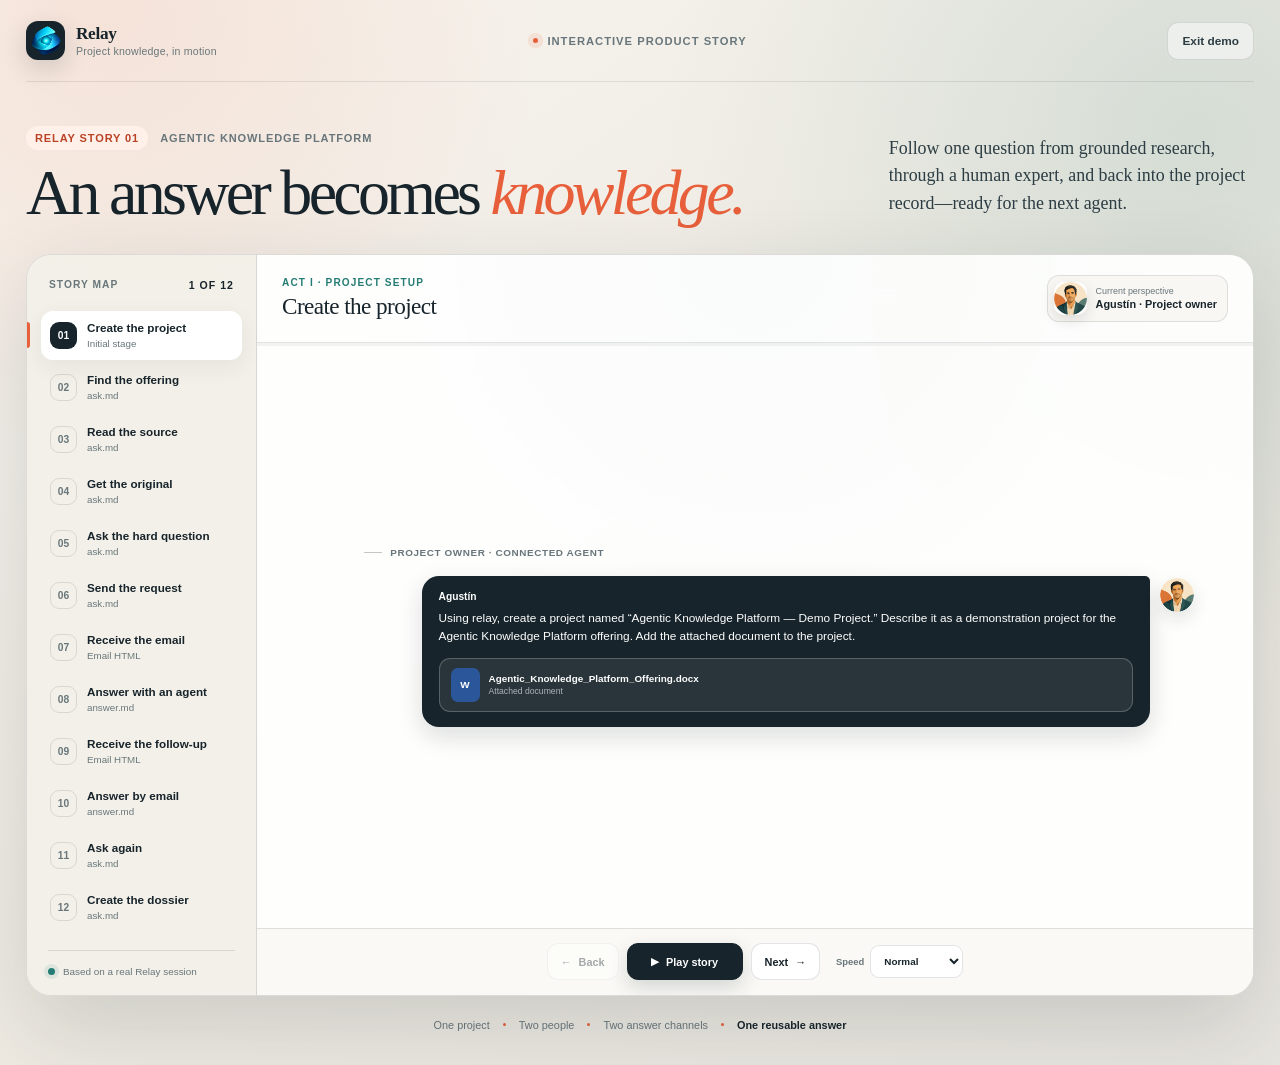
<file: frontend/demo.html>
<!doctype html>
<html lang="en">
  <head>
    <meta charset="utf-8" />
    <meta name="viewport" content="width=device-width, initial-scale=1" />
    <meta name="color-scheme" content="light" />
    <meta
      name="description"
      content="See how Relay turns a missing project answer into trusted, reusable knowledge."
    />
    <meta property="og:title" content="Relay — Knowledge moves through people" />
    <meta
      property="og:description"
      content="An interactive story about grounded answers, expert handoffs, and reusable project knowledge."
    />
    <meta property="og:type" content="website" />
    <meta
      property="og:image"
      content="https://essencesentry.shop/demo-assets/og-relay-story.png"
    />
    <meta name="twitter:card" content="summary_large_image" />
    <title>Relay — An answer becomes knowledge</title>
    <link rel="icon" type="image/png" href="assets/icon-mark.png" />
    <link rel="apple-touch-icon" href="assets/icon-mark.png" />
    <script>
      if (new URLSearchParams(window.location.search).get("embed") === "1") {
        document.documentElement.classList.add("embedded-demo");
      }
    </script>
    <link rel="stylesheet" href="demo.css" />
  </head>
  <body>
    <a class="skip-link" href="#story-stage">Skip to the story</a>

    <div class="page-atmosphere" aria-hidden="true">
      <span class="atmosphere-orb atmosphere-orb-one"></span>
      <span class="atmosphere-orb atmosphere-orb-two"></span>
      <span class="atmosphere-grid"></span>
    </div>

    <header class="demo-topbar">
      <a class="demo-brand" href="/" aria-label="Relay home">
        <span class="demo-brand-mark">
          <img src="assets/icon-mark.png" alt="" />
        </span>
        <span>
          <strong>Relay</strong>
          <small>Project knowledge, in motion</small>
        </span>
      </a>

      <div class="topbar-story-label" aria-hidden="true">
        <span></span>
        Interactive product story
      </div>

      <div class="topbar-actions">
        <a class="exit-link" href="/">Exit demo</a>
      </div>
    </header>

    <main class="demo-main">
      <section class="story-heading" aria-labelledby="story-title">
        <div>
          <p class="story-eyebrow">
            <span>Relay story 01</span>
            Agentic Knowledge Platform
          </p>
          <h1 id="story-title">An answer becomes <em>knowledge.</em></h1>
        </div>
        <p class="story-deck">
          Follow one question from grounded research, through a human expert,
          and back into the project record—ready for the next agent.
        </p>
      </section>

      <section class="replay-frame" aria-label="Interactive Relay story replay">
        <aside class="chapter-rail" aria-label="Story chapters">
          <div class="chapter-rail-heading">
            <span>Story map</span>
            <strong id="chapter-progress-label">1 of 9</strong>
          </div>
          <div id="chapter-list" class="chapter-list"></div>
          <div class="chapter-rail-footer">
            <span class="live-dot"></span>
            Based on a real Relay session
          </div>
        </aside>

        <section id="story-stage" class="story-stage" tabindex="-1">
          <header class="stage-header">
            <div class="stage-context">
              <p id="stage-kicker">Act I · Foundation</p>
              <h2 id="stage-title">Create the project</h2>
            </div>
            <div class="perspective-switch" aria-label="Current perspective">
              <img
                id="perspective-avatar"
                class="perspective-avatar"
                src="demo-assets/avatar-expert.png"
                alt=""
              />
              <span>
                <small>Current perspective</small>
                <strong id="perspective-name">Agustín · Project owner</strong>
              </span>
            </div>
          </header>

          <div class="stage-progress" aria-hidden="true">
            <span id="stage-progress-fill"></span>
          </div>

          <div id="stage-body" class="stage-body" aria-live="polite"></div>

          <footer class="replay-controls">
            <button
              id="previous-step"
              class="control-button control-secondary"
              type="button"
              aria-label="Previous chapter"
            >
              <span aria-hidden="true">←</span>
              Back
            </button>
            <button
              id="play-story"
              class="control-button control-primary"
              type="button"
              aria-label="Play story"
            >
              <span id="play-icon" aria-hidden="true">▶</span>
              <span id="play-label">Play story</span>
            </button>
            <button
              id="next-step"
              class="control-button control-secondary"
              type="button"
              aria-label="Next chapter"
            >
              Next
              <span aria-hidden="true">→</span>
            </button>
            <div class="speed-control">
              <label for="story-speed">Speed</label>
              <select id="story-speed">
                <option value="8500">Relaxed</option>
                <option value="6500" selected>Normal</option>
                <option value="4500">Fast</option>
              </select>
            </div>
          </footer>
        </section>
      </section>

      <section class="story-footnote">
        <span>One project</span>
        <i></i>
        <span>Two people</span>
        <i></i>
        <span>Two answer channels</span>
        <i></i>
        <strong>One reusable answer</strong>
      </section>
    </main>

    <div
      id="document-modal"
      class="modal-backdrop"
      role="dialog"
      aria-modal="true"
      aria-labelledby="document-modal-title"
      hidden
    >
      <section class="document-window">
        <header class="window-chrome">
          <div class="window-dots" aria-hidden="true">
            <span></span><span></span><span></span>
          </div>
          <div class="window-title">
            <span class="document-mark" aria-hidden="true">W</span>
            <span>
              <strong id="document-modal-title">Project document</strong>
              <small id="document-modal-meta">Original project evidence</small>
            </span>
          </div>
          <button class="modal-close" type="button" data-close-modal aria-label="Close document">
            ×
          </button>
        </header>
        <iframe
          id="document-frame"
          title="Project document contents"
          src="demo-assets/agentic-knowledge-platform.html"
        ></iframe>
        <img
          id="document-image"
          src="demo-assets/dossier-pdf-first-page.png"
          alt="First-page preview of the generated dossier"
          hidden
        />
      </section>
    </div>

    <div id="toast" class="demo-toast" role="status" aria-live="polite" hidden></div>

    <script type="module" src="demo.js"></script>
  </body>
</html>
</file>
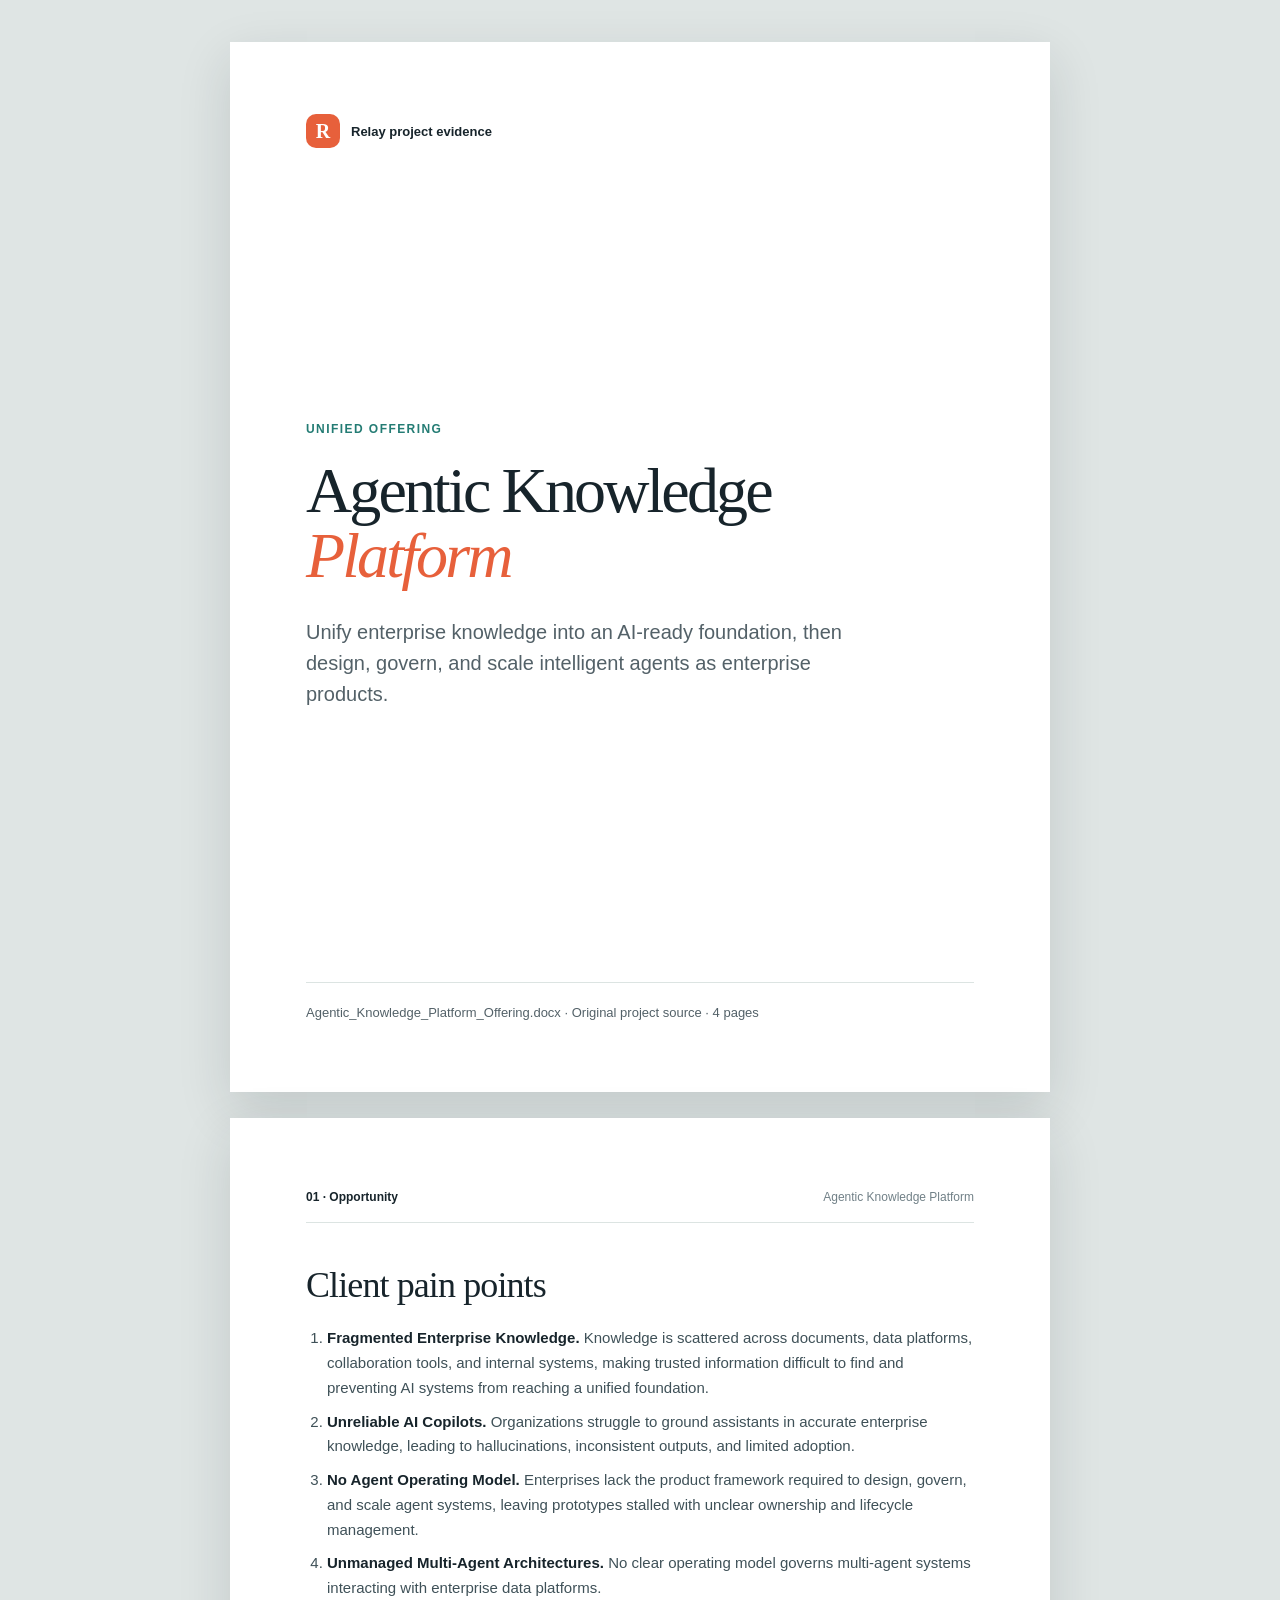
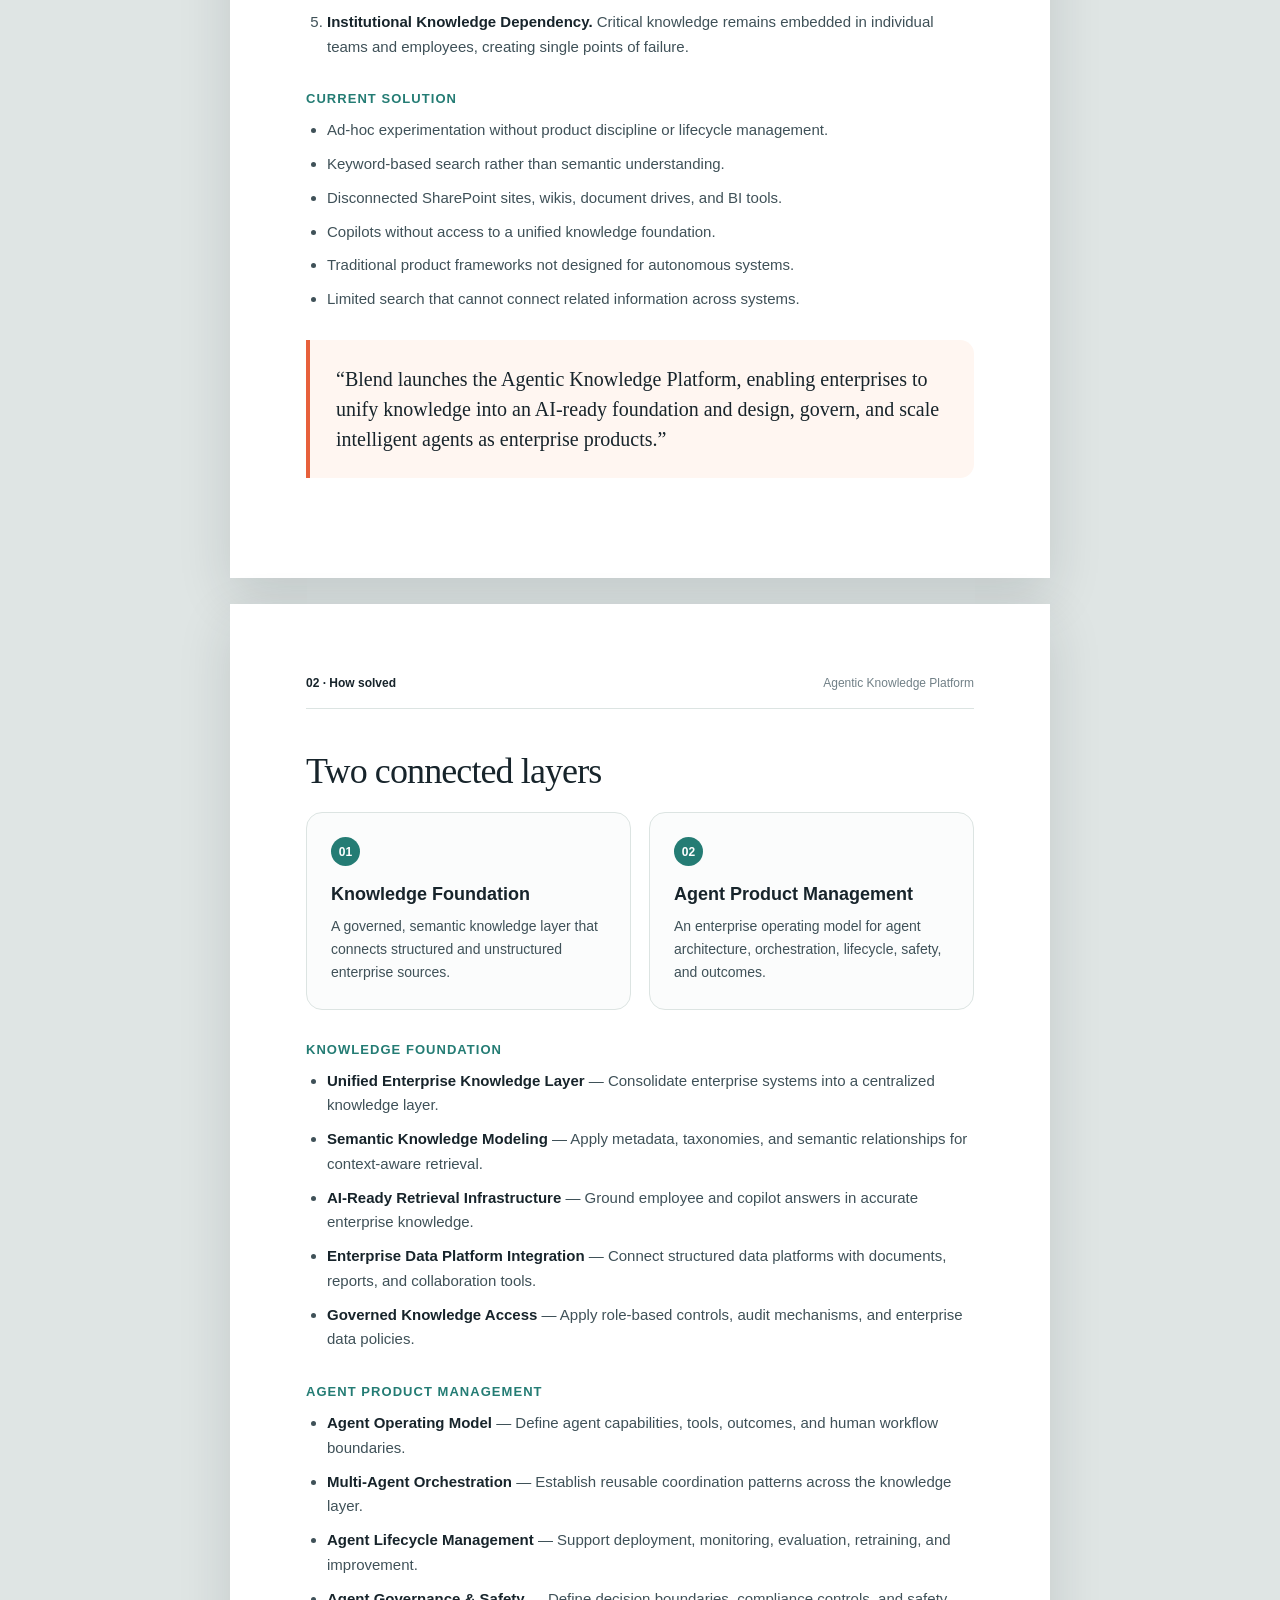
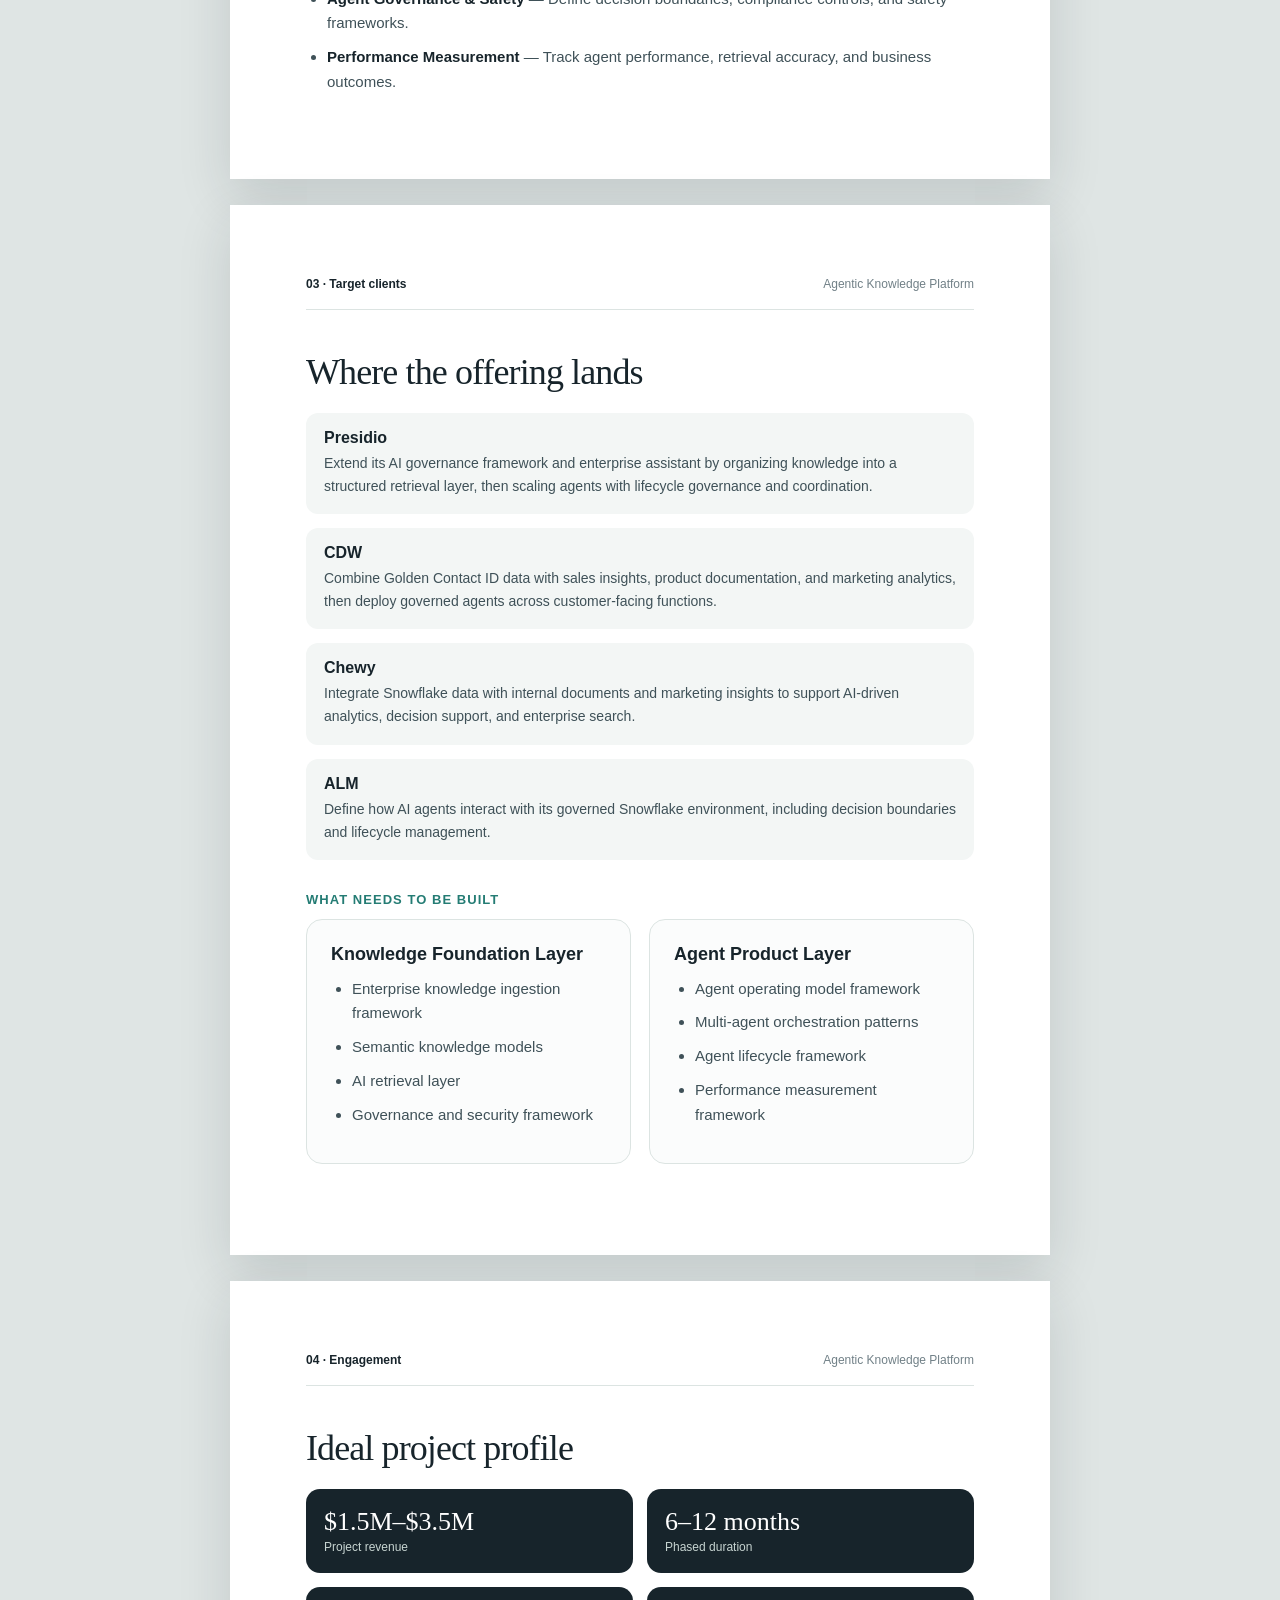
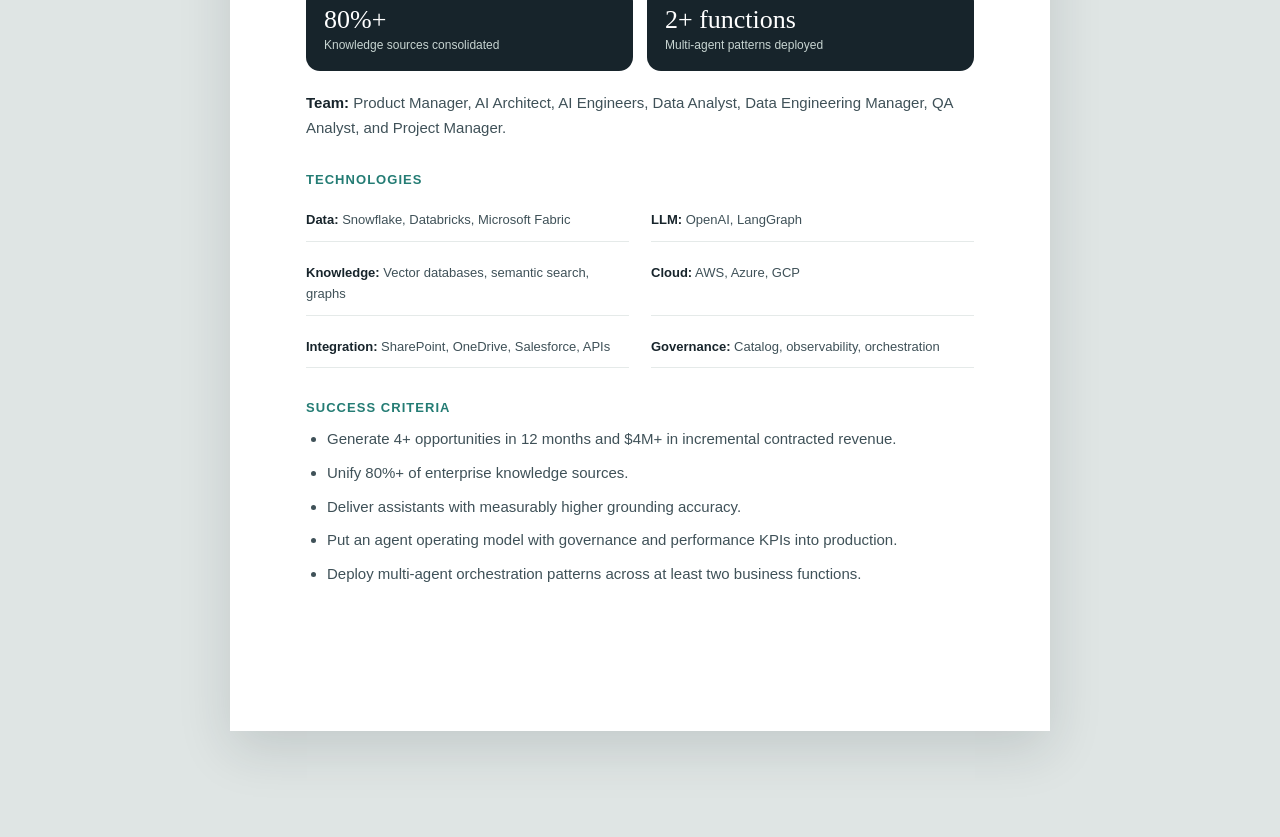
<file: frontend/demo-assets/agentic-knowledge-platform.html>
<!doctype html>
<html lang="en">
  <head>
    <meta charset="utf-8" />
    <meta name="viewport" content="width=device-width, initial-scale=1" />
    <title>Agentic Knowledge Platform — Unified Offering</title>
    <style>
      :root {
        color: #17242b;
        background: #dfe5e4;
        font-family: Arial, Helvetica, sans-serif;
      }
      * { box-sizing: border-box; }
      body { margin: 0; padding: 42px 18px 80px; }
      .page {
        width: min(820px, 100%);
        min-height: 1050px;
        margin: 0 auto 26px;
        padding: 72px 76px;
        background: #fff;
        box-shadow: 0 18px 50px rgba(23, 36, 43, 0.14);
      }
      .cover { display: flex; flex-direction: column; justify-content: space-between; }
      .brand { display: flex; align-items: center; gap: 11px; font-size: 13px; font-weight: 700; }
      .mark {
        display: grid; width: 34px; height: 34px; place-items: center; border-radius: 10px;
        color: #fff; background: #e7603b; font: 700 20px Georgia, serif;
      }
      .eyebrow {
        margin: 0 0 18px; color: #247c74; font-size: 12px; font-weight: 700;
        letter-spacing: .12em; text-transform: uppercase;
      }
      h1 { max-width: 620px; margin: 0; font: 500 64px/1.02 Georgia, serif; letter-spacing: -.045em; }
      h1 em { color: #e7603b; font-style: italic; }
      .subtitle { max-width: 570px; margin: 28px 0 0; color: #536168; font-size: 20px; line-height: 1.55; }
      .cover-note { border-top: 1px solid #dce4e2; padding-top: 22px; color: #536168; font-size: 13px; }
      .page-header {
        display: flex; align-items: center; justify-content: space-between; margin-bottom: 42px;
        border-bottom: 1px solid #dce4e2; padding-bottom: 18px; color: #718087; font-size: 12px;
      }
      h2 { margin: 0 0 20px; font: 500 36px/1.15 Georgia, serif; letter-spacing: -.025em; }
      h3 { margin: 32px 0 12px; color: #247c74; font-size: 13px; letter-spacing: .08em; text-transform: uppercase; }
      p, li { color: #3f5158; font-size: 15px; line-height: 1.65; }
      ul, ol { margin: 12px 0; padding-left: 21px; }
      li { margin: 9px 0; }
      strong { color: #17242b; }
      .callout {
        margin: 28px 0; padding: 24px 26px; border-left: 4px solid #e7603b;
        border-radius: 0 14px 14px 0; background: #fff6f1; color: #17242b;
        font: 500 20px/1.5 Georgia, serif;
      }
      .two-column { display: grid; grid-template-columns: 1fr 1fr; gap: 18px; }
      .layer {
        padding: 24px; border: 1px solid #dce4e2; border-radius: 16px; background: #fbfcfc;
      }
      .layer span {
        display: inline-grid; width: 29px; height: 29px; place-items: center; margin-bottom: 18px;
        border-radius: 50%; color: #fff; background: #247c74; font-size: 12px; font-weight: 700;
      }
      .layer h4 { margin: 0 0 10px; font-size: 18px; }
      .layer p { margin: 0; font-size: 14px; }
      .client {
        margin: 14px 0; padding: 16px 18px; border-radius: 12px; background: #f3f6f5;
      }
      .client p { margin: 5px 0 0; font-size: 14px; }
      .metric-grid { display: grid; grid-template-columns: repeat(2, 1fr); gap: 14px; margin: 20px 0; }
      .metric { padding: 18px; border-radius: 14px; background: #17242b; color: #fff; }
      .metric strong { display: block; color: #fff; font: 500 26px Georgia, serif; }
      .metric span { color: #c7d4d1; font-size: 12px; }
      .tech-list { display: grid; grid-template-columns: 1fr 1fr; gap: 10px 22px; }
      .tech-list p { margin: 0; padding: 10px 0; border-bottom: 1px solid #e5eae9; font-size: 13px; }
      @media (max-width: 680px) {
        body { padding: 0; }
        .page { min-height: 0; margin: 0; padding: 44px 26px; box-shadow: none; }
        h1 { font-size: 43px; }
        .two-column, .metric-grid, .tech-list { grid-template-columns: 1fr; }
      }
    </style>
  </head>
  <body>
    <article class="page cover">
      <div class="brand"><span class="mark">R</span> Relay project evidence</div>
      <div>
        <p class="eyebrow">Unified offering</p>
        <h1>Agentic Knowledge <em>Platform</em></h1>
        <p class="subtitle">
          Unify enterprise knowledge into an AI-ready foundation, then design,
          govern, and scale intelligent agents as enterprise products.
        </p>
      </div>
      <div class="cover-note">
        Agentic_Knowledge_Platform_Offering.docx · Original project source · 4 pages
      </div>
    </article>

    <article class="page">
      <header class="page-header"><strong>01 · Opportunity</strong><span>Agentic Knowledge Platform</span></header>
      <h2>Client pain points</h2>
      <ol>
        <li><strong>Fragmented Enterprise Knowledge.</strong> Knowledge is scattered across documents, data platforms, collaboration tools, and internal systems, making trusted information difficult to find and preventing AI systems from reaching a unified foundation.</li>
        <li><strong>Unreliable AI Copilots.</strong> Organizations struggle to ground assistants in accurate enterprise knowledge, leading to hallucinations, inconsistent outputs, and limited adoption.</li>
        <li><strong>No Agent Operating Model.</strong> Enterprises lack the product framework required to design, govern, and scale agent systems, leaving prototypes stalled with unclear ownership and lifecycle management.</li>
        <li><strong>Unmanaged Multi-Agent Architectures.</strong> No clear operating model governs multi-agent systems interacting with enterprise data platforms.</li>
        <li><strong>Institutional Knowledge Dependency.</strong> Critical knowledge remains embedded in individual teams and employees, creating single points of failure.</li>
      </ol>

      <h3>Current solution</h3>
      <ul>
        <li>Ad-hoc experimentation without product discipline or lifecycle management.</li>
        <li>Keyword-based search rather than semantic understanding.</li>
        <li>Disconnected SharePoint sites, wikis, document drives, and BI tools.</li>
        <li>Copilots without access to a unified knowledge foundation.</li>
        <li>Traditional product frameworks not designed for autonomous systems.</li>
        <li>Limited search that cannot connect related information across systems.</li>
      </ul>

      <div class="callout">
        “Blend launches the Agentic Knowledge Platform, enabling enterprises to
        unify knowledge into an AI-ready foundation and design, govern, and
        scale intelligent agents as enterprise products.”
      </div>
    </article>

    <article class="page">
      <header class="page-header"><strong>02 · How solved</strong><span>Agentic Knowledge Platform</span></header>
      <h2>Two connected layers</h2>
      <div class="two-column">
        <section class="layer">
          <span>01</span>
          <h4>Knowledge Foundation</h4>
          <p>A governed, semantic knowledge layer that connects structured and unstructured enterprise sources.</p>
        </section>
        <section class="layer">
          <span>02</span>
          <h4>Agent Product Management</h4>
          <p>An enterprise operating model for agent architecture, orchestration, lifecycle, safety, and outcomes.</p>
        </section>
      </div>

      <h3>Knowledge Foundation</h3>
      <ul>
        <li><strong>Unified Enterprise Knowledge Layer</strong> — Consolidate enterprise systems into a centralized knowledge layer.</li>
        <li><strong>Semantic Knowledge Modeling</strong> — Apply metadata, taxonomies, and semantic relationships for context-aware retrieval.</li>
        <li><strong>AI-Ready Retrieval Infrastructure</strong> — Ground employee and copilot answers in accurate enterprise knowledge.</li>
        <li><strong>Enterprise Data Platform Integration</strong> — Connect structured data platforms with documents, reports, and collaboration tools.</li>
        <li><strong>Governed Knowledge Access</strong> — Apply role-based controls, audit mechanisms, and enterprise data policies.</li>
      </ul>

      <h3>Agent Product Management</h3>
      <ul>
        <li><strong>Agent Operating Model</strong> — Define agent capabilities, tools, outcomes, and human workflow boundaries.</li>
        <li><strong>Multi-Agent Orchestration</strong> — Establish reusable coordination patterns across the knowledge layer.</li>
        <li><strong>Agent Lifecycle Management</strong> — Support deployment, monitoring, evaluation, retraining, and improvement.</li>
        <li><strong>Agent Governance &amp; Safety</strong> — Define decision boundaries, compliance controls, and safety frameworks.</li>
        <li><strong>Performance Measurement</strong> — Track agent performance, retrieval accuracy, and business outcomes.</li>
      </ul>
    </article>

    <article class="page">
      <header class="page-header"><strong>03 · Target clients</strong><span>Agentic Knowledge Platform</span></header>
      <h2>Where the offering lands</h2>
      <section class="client">
        <strong>Presidio</strong>
        <p>Extend its AI governance framework and enterprise assistant by organizing knowledge into a structured retrieval layer, then scaling agents with lifecycle governance and coordination.</p>
      </section>
      <section class="client">
        <strong>CDW</strong>
        <p>Combine Golden Contact ID data with sales insights, product documentation, and marketing analytics, then deploy governed agents across customer-facing functions.</p>
      </section>
      <section class="client">
        <strong>Chewy</strong>
        <p>Integrate Snowflake data with internal documents and marketing insights to support AI-driven analytics, decision support, and enterprise search.</p>
      </section>
      <section class="client">
        <strong>ALM</strong>
        <p>Define how AI agents interact with its governed Snowflake environment, including decision boundaries and lifecycle management.</p>
      </section>

      <h3>What needs to be built</h3>
      <div class="two-column">
        <section class="layer">
          <h4>Knowledge Foundation Layer</h4>
          <ul>
            <li>Enterprise knowledge ingestion framework</li>
            <li>Semantic knowledge models</li>
            <li>AI retrieval layer</li>
            <li>Governance and security framework</li>
          </ul>
        </section>
        <section class="layer">
          <h4>Agent Product Layer</h4>
          <ul>
            <li>Agent operating model framework</li>
            <li>Multi-agent orchestration patterns</li>
            <li>Agent lifecycle framework</li>
            <li>Performance measurement framework</li>
          </ul>
        </section>
      </div>
    </article>

    <article class="page">
      <header class="page-header"><strong>04 · Engagement</strong><span>Agentic Knowledge Platform</span></header>
      <h2>Ideal project profile</h2>
      <div class="metric-grid">
        <div class="metric"><strong>$1.5M–$3.5M</strong><span>Project revenue</span></div>
        <div class="metric"><strong>6–12 months</strong><span>Phased duration</span></div>
        <div class="metric"><strong>80%+</strong><span>Knowledge sources consolidated</span></div>
        <div class="metric"><strong>2+ functions</strong><span>Multi-agent patterns deployed</span></div>
      </div>
      <p><strong>Team:</strong> Product Manager, AI Architect, AI Engineers, Data Analyst, Data Engineering Manager, QA Analyst, and Project Manager.</p>

      <h3>Technologies</h3>
      <div class="tech-list">
        <p><strong>Data:</strong> Snowflake, Databricks, Microsoft Fabric</p>
        <p><strong>LLM:</strong> OpenAI, LangGraph</p>
        <p><strong>Knowledge:</strong> Vector databases, semantic search, graphs</p>
        <p><strong>Cloud:</strong> AWS, Azure, GCP</p>
        <p><strong>Integration:</strong> SharePoint, OneDrive, Salesforce, APIs</p>
        <p><strong>Governance:</strong> Catalog, observability, orchestration</p>
      </div>

      <h3>Success criteria</h3>
      <ul>
        <li>Generate 4+ opportunities in 12 months and $4M+ in incremental contracted revenue.</li>
        <li>Unify 80%+ of enterprise knowledge sources.</li>
        <li>Deliver assistants with measurably higher grounding accuracy.</li>
        <li>Put an agent operating model with governance and performance KPIs into production.</li>
        <li>Deploy multi-agent orchestration patterns across at least two business functions.</li>
      </ul>
    </article>
  </body>
</html>
</file>
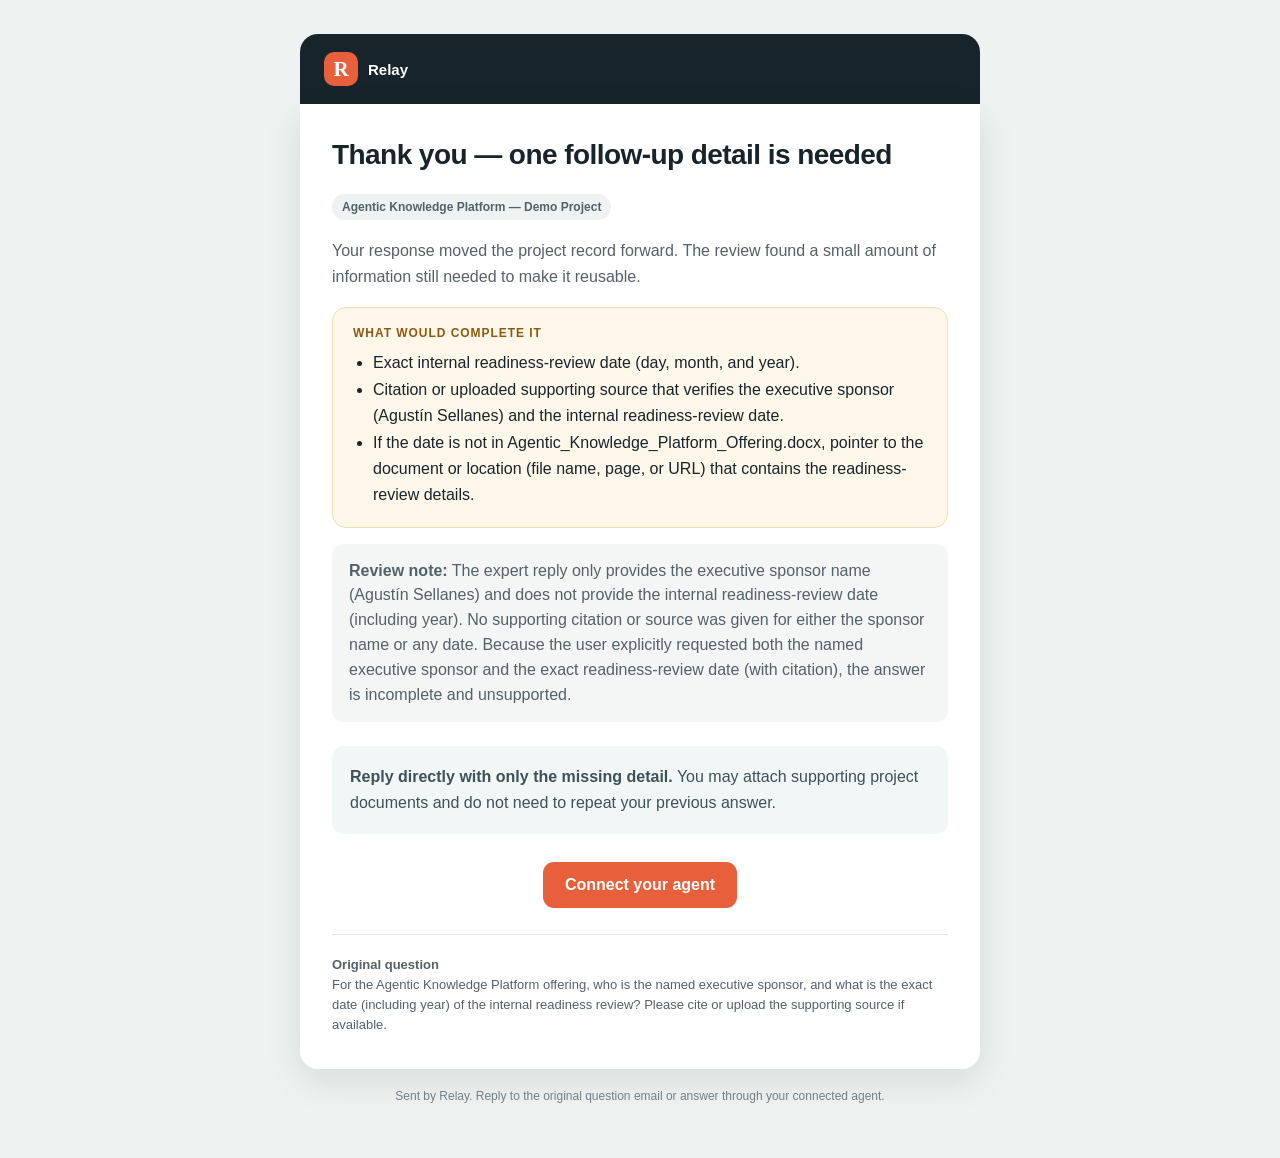
<file: frontend/demo-assets/follow-up-email.html>
<!doctype html><html lang="en"><head><meta charset="utf-8"><meta name="viewport" content="width=device-width,initial-scale=1"><title>Thank you — one follow-up detail is needed</title></head><body style="margin:0;padding:0;background:#eef2f1;font-family:Arial,Helvetica,sans-serif;color:#17242b"><div style="display:none;max-height:0;overflow:hidden;opacity:0;color:transparent">Complete your answer for Agentic Knowledge Platform — Demo Project without repeating it.</div><div style="max-width:680px;margin:0 auto;padding:34px 18px"><div style="padding:18px 24px;border-radius:18px 18px 0 0;background:#17242b;color:#fff"><span style="display:inline-block;width:34px;height:34px;margin-right:10px;border-radius:10px;background:#e7603b;font-family:Georgia,serif;font-size:21px;font-weight:700;line-height:34px;text-align:center;vertical-align:middle">R</span><span style="font-size:15px;font-weight:700;vertical-align:middle">Relay</span></div><div style="padding:34px 32px;background:#fff;border-radius:0 0 18px 18px;box-shadow:0 12px 36px rgba(23,36,43,.10)"><h1 style="font-size:28px;line-height:1.22;margin:0 0 22px;letter-spacing:-.02em;color:#17242b">Thank you — one follow-up detail is needed</h1><span style="display:inline-block;padding:6px 10px;border-radius:999px;background:#eef2f1;color:#536168;font-size:12px;font-weight:700">Agentic Knowledge Platform — Demo Project</span><p style="margin:18px 0;color:#536168;line-height:1.6">Your response moved the project record forward. The review found a small amount of information still needed to make it reusable.</p><div style="padding:18px 20px;border-radius:14px;background:#fff8ea;border:1px solid #f1ddb1"><div style="font-size:12px;font-weight:700;color:#8a5a12;text-transform:uppercase;letter-spacing:.08em">What would complete it</div><ul style="margin:10px 0 0;padding-left:20px;line-height:1.65"><li>Exact internal readiness-review date (day, month, and year).</li><li>Citation or uploaded supporting source that verifies the executive sponsor (Agustín Sellanes) and the internal readiness-review date.</li><li>If the date is not in Agentic_Knowledge_Platform_Offering.docx, pointer to the document or location (file name, page, or URL) that contains the readiness-review details.</li></ul></div><div style="margin-top:16px;padding:15px 17px;border-radius:12px;background:#f3f6f5;color:#536168;line-height:1.55"><strong>Review note:</strong> The expert reply only provides the executive sponsor name (Agustín Sellanes) and does not provide the internal readiness-review date (including year). No supporting citation or source was given for either the sponsor name or any date. Because the user explicitly requested both the named executive sponsor and the exact readiness-review date (with citation), the answer is incomplete and unsupported.</div><div style="margin:24px 0;padding:18px;border-radius:12px;background:#f1f7f6;color:#3f5158;line-height:1.6"><strong>Reply directly with only the missing detail.</strong> You may attach supporting project documents and do not need to repeat your previous answer.</div><div style="margin:28px 0 18px;text-align:center"><a href="https://essencesentry.shop/" style="display:inline-block;padding:14px 22px;border-radius:11px;background:#e7603b;color:#fff;font-weight:700;text-decoration:none">Connect your agent</a></div><div style="margin-top:26px;padding-top:20px;border-top:1px solid #e2e8e6;color:#536168;font-size:13px;line-height:1.55"><strong>Original question</strong><br>For the Agentic Knowledge Platform offering, who is the named executive sponsor, and what is the exact date (including year) of the internal readiness review? Please cite or upload the supporting source if available.</div></div><div style="padding:18px 24px;color:#718087;font-size:12px;line-height:1.55;text-align:center">Sent by Relay. Reply to the original question email or answer through your connected agent.</div></div></body></html>
</file>
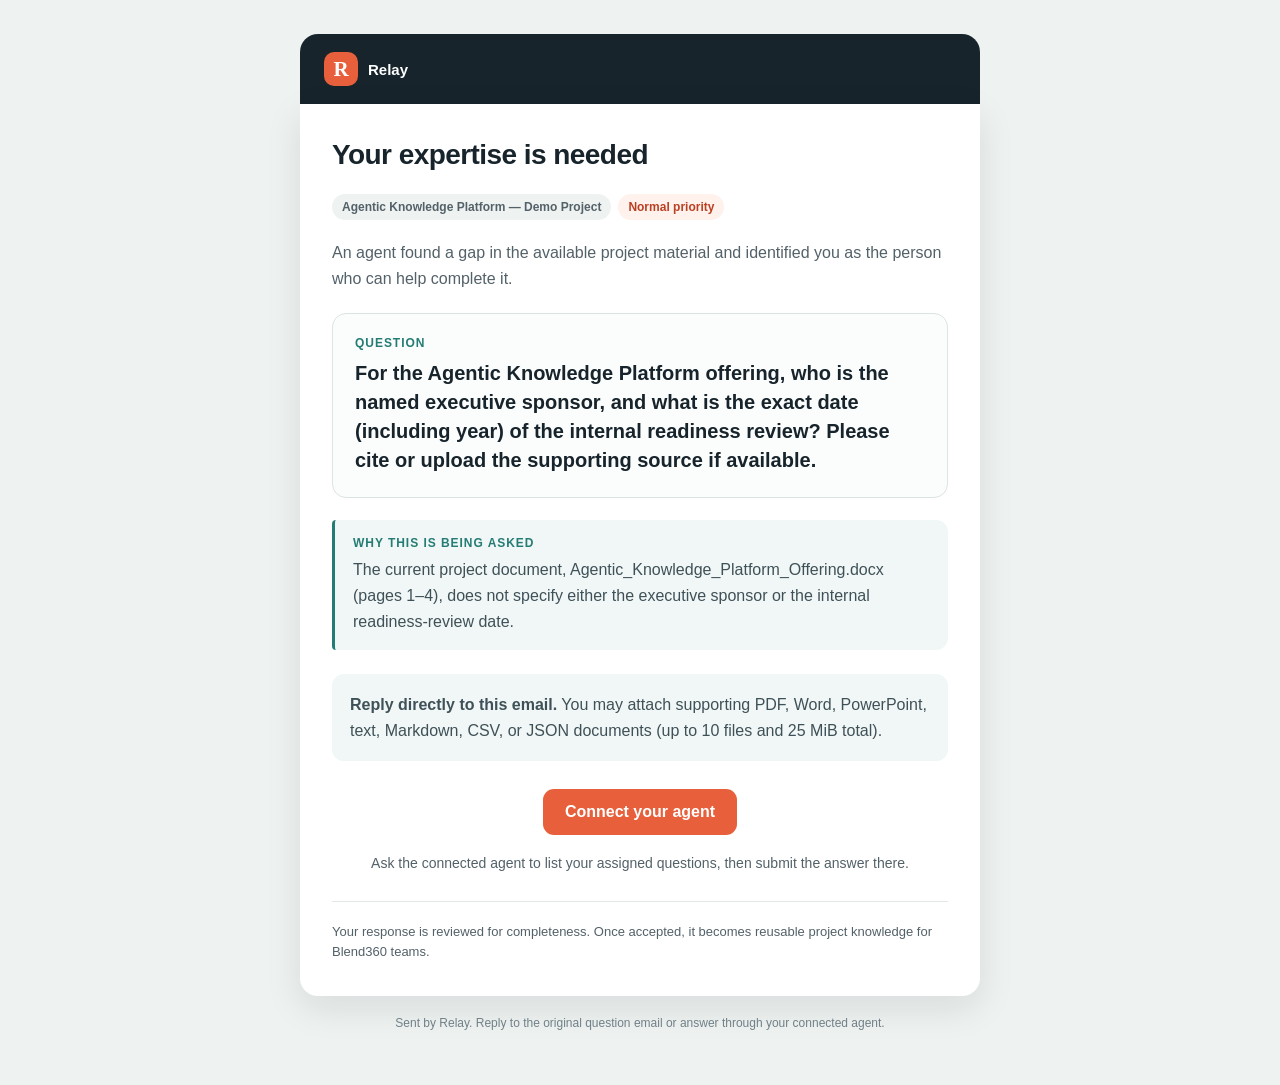
<file: frontend/demo-assets/question-email.html>
<!doctype html><html lang="en"><head><meta charset="utf-8"><meta name="viewport" content="width=device-width,initial-scale=1"><title>Your expertise is needed</title></head><body style="margin:0;padding:0;background:#eef2f1;font-family:Arial,Helvetica,sans-serif;color:#17242b"><div style="display:none;max-height:0;overflow:hidden;opacity:0;color:transparent">Help complete the project record for Agentic Knowledge Platform — Demo Project.</div><div style="max-width:680px;margin:0 auto;padding:34px 18px"><div style="padding:18px 24px;border-radius:18px 18px 0 0;background:#17242b;color:#fff"><span style="display:inline-block;width:34px;height:34px;margin-right:10px;border-radius:10px;background:#e7603b;font-family:Georgia,serif;font-size:21px;font-weight:700;line-height:34px;text-align:center;vertical-align:middle">R</span><span style="font-size:15px;font-weight:700;vertical-align:middle">Relay</span></div><div style="padding:34px 32px;background:#fff;border-radius:0 0 18px 18px;box-shadow:0 12px 36px rgba(23,36,43,.10)"><h1 style="font-size:28px;line-height:1.22;margin:0 0 22px;letter-spacing:-.02em;color:#17242b">Your expertise is needed</h1><div style="margin-bottom:20px"><span style="display:inline-block;padding:6px 10px;border-radius:999px;background:#eef2f1;color:#536168;font-size:12px;font-weight:700">Agentic Knowledge Platform — Demo Project</span><span style="display:inline-block;margin-left:7px;padding:6px 10px;border-radius:999px;background:#fff1ec;color:#ba4023;font-size:12px;font-weight:700">Normal priority</span></div><p style="margin:0 0 10px;color:#536168;line-height:1.6">An agent found a gap in the available project material and identified you as the person who can help complete it.</p><div style="margin:22px 0;padding:22px;border:1px solid #dce4e2;border-radius:14px;background:#fbfcfc"><div style="font-size:12px;font-weight:700;color:#247c74;text-transform:uppercase;letter-spacing:.08em">Question</div><div style="margin-top:9px;font-size:20px;font-weight:700;line-height:1.45;color:#17242b">For the Agentic Knowledge Platform offering, who is the named executive sponsor, and what is the exact date (including year) of the internal readiness review? Please cite or upload the supporting source if available.</div></div><div style="margin:20px 0 0;padding:16px 18px;border-left:3px solid #247c74;background:#f1f7f6;border-radius:4px 12px 12px 4px"><div style="font-size:12px;font-weight:700;color:#247c74;text-transform:uppercase;letter-spacing:.08em">Why this is being asked</div><div style="margin-top:7px;white-space:pre-wrap;line-height:1.6;color:#3f5158">The current project document, Agentic_Knowledge_Platform_Offering.docx (pages 1–4), does not specify either the executive sponsor or the internal readiness-review date.</div></div><div style="margin:24px 0;padding:18px;border-radius:12px;background:#f1f7f6;color:#3f5158;line-height:1.6"><strong>Reply directly to this email.</strong> You may attach supporting PDF, Word, PowerPoint, text, Markdown, CSV, or JSON documents (up to 10 files and 25 MiB total).</div><div style="margin:28px 0 18px;text-align:center"><a href="https://essencesentry.shop/" style="display:inline-block;padding:14px 22px;border-radius:11px;background:#e7603b;color:#fff;font-weight:700;text-decoration:none">Connect your agent</a></div><p style="margin:0;text-align:center;color:#536168;font-size:14px;line-height:1.55">Ask the connected agent to list your assigned questions, then submit the answer there.</p><div style="margin-top:26px;padding-top:20px;border-top:1px solid #e2e8e6;color:#536168;font-size:13px;line-height:1.55">Your response is reviewed for completeness. Once accepted, it becomes reusable project knowledge for Blend360 teams.</div></div><div style="padding:18px 24px;color:#718087;font-size:12px;line-height:1.55;text-align:center">Sent by Relay. Reply to the original question email or answer through your connected agent.</div></div></body></html>
</file>
<file: frontend/demo.css>
:root {
  color-scheme: light;
  font-family:
    "Aptos", "Segoe UI Variable", "Segoe UI", ui-sans-serif, -apple-system,
    BlinkMacSystemFont, sans-serif;
  color: #17242b;
  background: #eeeae2;
  font-synthesis: none;
  --ink: #17242b;
  --ink-soft: #2d3d44;
  --muted: #68767b;
  --paper: #faf8f3;
  --paper-strong: #ffffff;
  --warm: #eeeae2;
  --line: rgba(23, 36, 43, 0.12);
  --line-strong: rgba(23, 36, 43, 0.2);
  --coral: #e7603b;
  --coral-dark: #bb4325;
  --coral-soft: #fff0e9;
  --teal: #247c74;
  --teal-soft: #eaf5f2;
  --gold: #b77a20;
  --gold-soft: #fff8ea;
  --shadow-small: 0 10px 34px rgba(23, 36, 43, 0.08);
  --shadow-large: 0 30px 90px rgba(23, 36, 43, 0.16);
}

* {
  box-sizing: border-box;
}

html {
  min-width: 320px;
  min-height: 100%;
  scroll-behavior: smooth;
}

body {
  min-height: 100vh;
  margin: 0;
  overflow-x: hidden;
  background:
    radial-gradient(circle at 8% 0%, rgba(231, 96, 59, 0.12), transparent 28rem),
    radial-gradient(circle at 93% 12%, rgba(36, 124, 116, 0.13), transparent 33rem),
    linear-gradient(145deg, #f8f5ef 0%, #eeeae2 55%, #e7e5df 100%);
}

body.modal-open {
  overflow: hidden;
}

button,
select {
  font: inherit;
}

button,
a {
  -webkit-tap-highlight-color: transparent;
}

button {
  color: inherit;
}

button:focus-visible,
a:focus-visible,
select:focus-visible,
[tabindex]:focus-visible {
  outline: 3px solid rgba(231, 96, 59, 0.28);
  outline-offset: 3px;
}

[hidden] {
  display: none !important;
}

.skip-link {
  position: fixed;
  top: 12px;
  left: 12px;
  z-index: 100;
  padding: 10px 14px;
  border-radius: 10px;
  color: #fff;
  background: var(--ink);
  text-decoration: none;
  transform: translateY(-150%);
  transition: transform 160ms ease;
}

.skip-link:focus {
  transform: translateY(0);
}

.page-atmosphere {
  position: fixed;
  inset: 0;
  z-index: -1;
  overflow: hidden;
  pointer-events: none;
}

.atmosphere-orb {
  position: absolute;
  border-radius: 50%;
  filter: blur(2px);
}

.atmosphere-orb-one {
  top: 5rem;
  left: -17rem;
  width: 38rem;
  height: 38rem;
  border: 1px solid rgba(231, 96, 59, 0.12);
  box-shadow:
    inset 0 0 0 5rem rgba(255, 255, 255, 0.08),
    inset 0 0 0 10rem rgba(231, 96, 59, 0.03);
}

.atmosphere-orb-two {
  right: -22rem;
  bottom: -17rem;
  width: 55rem;
  height: 55rem;
  border: 1px solid rgba(36, 124, 116, 0.12);
  box-shadow:
    inset 0 0 0 7rem rgba(255, 255, 255, 0.08),
    inset 0 0 0 14rem rgba(36, 124, 116, 0.03);
}

.atmosphere-grid {
  position: absolute;
  inset: 0;
  opacity: 0.23;
  background-image:
    linear-gradient(rgba(23, 36, 43, 0.025) 1px, transparent 1px),
    linear-gradient(90deg, rgba(23, 36, 43, 0.025) 1px, transparent 1px);
  background-size: 42px 42px;
  mask-image: linear-gradient(to bottom, black, transparent 78%);
}

.demo-topbar {
  display: grid;
  width: min(1540px, calc(100% - 52px));
  min-height: 82px;
  margin: 0 auto;
  grid-template-columns: 1fr auto 1fr;
  align-items: center;
  gap: 24px;
  border-bottom: 1px solid rgba(23, 36, 43, 0.1);
}

.demo-brand {
  display: inline-flex;
  width: fit-content;
  align-items: center;
  gap: 11px;
  color: var(--ink);
  text-decoration: none;
}

.demo-brand-mark {
  display: grid;
  width: 39px;
  height: 39px;
  overflow: hidden;
  place-items: center;
  border-radius: 12px;
  background: var(--ink);
  box-shadow: 0 8px 24px rgba(23, 36, 43, 0.16);
}

.demo-brand-mark img {
  width: 34px;
  height: 34px;
  object-fit: contain;
}

.demo-brand strong,
.demo-brand small {
  display: block;
}

.demo-brand strong {
  font-family: Georgia, "Times New Roman", serif;
  font-size: 1.08rem;
  letter-spacing: -0.02em;
}

.demo-brand small {
  margin-top: 1px;
  color: var(--muted);
  font-size: 0.66rem;
  letter-spacing: 0.02em;
}

.topbar-story-label {
  display: flex;
  align-items: center;
  gap: 9px;
  color: var(--muted);
  font-size: 0.7rem;
  font-weight: 700;
  letter-spacing: 0.09em;
  text-transform: uppercase;
}

.topbar-story-label span {
  width: 5px;
  height: 5px;
  border-radius: 50%;
  background: var(--coral);
  box-shadow: 0 0 0 5px rgba(231, 96, 59, 0.11);
}

.topbar-actions {
  display: flex;
  justify-content: flex-end;
  align-items: center;
  gap: 10px;
}

.icon-action,
.exit-link {
  min-height: 38px;
  border: 1px solid var(--line);
  border-radius: 11px;
  background: rgba(255, 255, 255, 0.48);
}

.icon-action {
  position: relative;
  display: grid;
  width: 42px;
  padding: 0;
  place-items: center;
  cursor: pointer;
}

.mail-glyph {
  font-size: 1rem;
}

.mail-count {
  position: absolute;
  top: -5px;
  right: -5px;
  display: grid;
  width: 19px;
  height: 19px;
  place-items: center;
  border: 2px solid #f2eee7;
  border-radius: 50%;
  color: #fff;
  background: var(--coral);
  font-size: 0.62rem;
  font-weight: 800;
}

.exit-link {
  display: inline-flex;
  align-items: center;
  padding: 0 14px;
  color: var(--ink-soft);
  font-size: 0.74rem;
  font-weight: 700;
  text-decoration: none;
}

.icon-action,
.exit-link,
.control-button,
.chapter-button,
.artifact-button,
.mail-list-item,
.reply-button {
  transition:
    border-color 150ms ease,
    background 150ms ease,
    color 150ms ease,
    transform 150ms ease;
}

.icon-action:hover,
.exit-link:hover {
  border-color: var(--line-strong);
  background: #fff;
  transform: translateY(-1px);
}

.demo-main {
  width: min(1540px, calc(100% - 52px));
  margin: 0 auto;
  padding: 44px 0 34px;
}

.story-heading {
  display: grid;
  grid-template-columns: minmax(0, 1.45fr) minmax(280px, 0.65fr);
  align-items: end;
  gap: 48px;
  margin-bottom: 31px;
}

.story-eyebrow {
  display: flex;
  align-items: center;
  gap: 12px;
  margin: 0 0 13px;
  color: var(--muted);
  font-size: 0.69rem;
  font-weight: 700;
  letter-spacing: 0.08em;
  text-transform: uppercase;
}

.story-eyebrow span {
  padding: 6px 9px;
  border-radius: 999px;
  color: var(--coral-dark);
  background: var(--coral-soft);
}

.story-heading h1 {
  margin: 0;
  color: var(--ink);
  font-family: "Iowan Old Style", Georgia, "Times New Roman", serif;
  font-size: clamp(3rem, 5vw, 5.6rem);
  font-weight: 500;
  letter-spacing: -0.058em;
  line-height: 0.93;
}

.story-heading h1 em {
  color: var(--coral);
  font-weight: 400;
}

.story-deck {
  max-width: 570px;
  margin: 0 0 5px;
  color: var(--ink-soft);
  font-family: "Iowan Old Style", Georgia, "Times New Roman", serif;
  font-size: clamp(1.03rem, 1.4vw, 1.28rem);
  line-height: 1.54;
}

.replay-frame {
  display: grid;
  min-height: 670px;
  overflow: hidden;
  grid-template-columns: 230px minmax(560px, 1fr);
  border: 1px solid rgba(23, 36, 43, 0.13);
  border-radius: 25px;
  background: rgba(250, 248, 243, 0.84);
  box-shadow: var(--shadow-large);
  backdrop-filter: blur(22px);
  -webkit-backdrop-filter: blur(22px);
}

.chapter-rail {
  display: flex;
  min-width: 0;
  flex-direction: column;
  padding: 24px 14px 18px;
  border-right: 1px solid var(--line);
  background: rgba(239, 235, 227, 0.6);
}

.chapter-rail-heading,
.evidence-heading {
  display: flex;
  align-items: center;
  justify-content: space-between;
  gap: 12px;
  margin: 0 8px 20px;
  color: var(--muted);
  font-size: 0.64rem;
  font-weight: 800;
  letter-spacing: 0.1em;
  text-transform: uppercase;
}

.chapter-rail-heading strong {
  color: var(--ink);
  font-size: 0.66rem;
}

.chapter-list {
  display: flex;
  flex: 1;
  flex-direction: column;
  gap: 3px;
}

.chapter-button {
  position: relative;
  display: grid;
  width: 100%;
  min-height: 49px;
  grid-template-columns: 29px 1fr;
  align-items: center;
  gap: 8px;
  border: 0;
  border-radius: 12px;
  padding: 6px 9px;
  text-align: left;
  background: transparent;
  cursor: pointer;
}

.chapter-button::before {
  position: absolute;
  top: 50%;
  left: -14px;
  width: 3px;
  height: 0;
  border-radius: 0 4px 4px 0;
  background: var(--coral);
  content: "";
  transform: translateY(-50%);
  transition: height 180ms ease;
}

.chapter-button:hover {
  background: rgba(255, 255, 255, 0.55);
}

.chapter-button.active {
  color: var(--ink);
  background: #fff;
  box-shadow: 0 7px 22px rgba(23, 36, 43, 0.07);
}

.chapter-button.active::before {
  height: 26px;
}

.chapter-number {
  display: grid;
  width: 27px;
  height: 27px;
  place-items: center;
  border: 1px solid var(--line);
  border-radius: 9px;
  color: var(--muted);
  font-size: 0.64rem;
  font-weight: 800;
}

.chapter-button.active .chapter-number {
  border-color: transparent;
  color: #fff;
  background: var(--ink);
}

.chapter-copy strong,
.chapter-copy small {
  display: block;
}

.chapter-copy strong {
  overflow: hidden;
  font-size: 0.73rem;
  line-height: 1.2;
  text-overflow: ellipsis;
  white-space: nowrap;
}

.chapter-copy small {
  margin-top: 3px;
  color: var(--muted);
  font-size: 0.61rem;
}

.chapter-rail-footer {
  display: flex;
  align-items: center;
  gap: 8px;
  border-top: 1px solid var(--line);
  margin: 18px 7px 0;
  padding-top: 15px;
  color: var(--muted);
  font-size: 0.62rem;
}

.live-dot {
  width: 7px;
  height: 7px;
  border-radius: 50%;
  background: var(--teal);
  box-shadow: 0 0 0 4px rgba(36, 124, 116, 0.1);
}

.story-stage {
  display: grid;
  min-width: 0;
  min-height: 670px;
  grid-template-rows: auto 3px minmax(0, 1fr) auto;
  background:
    linear-gradient(rgba(255, 255, 255, 0.81), rgba(255, 255, 255, 0.81)),
    radial-gradient(circle at 50% 0%, rgba(36, 124, 116, 0.11), transparent 28rem);
}

.stage-header {
  display: flex;
  min-height: 88px;
  align-items: center;
  justify-content: space-between;
  gap: 22px;
  padding: 18px 25px;
  border-bottom: 1px solid var(--line);
}

.stage-context p {
  margin: 0 0 5px;
  color: var(--teal);
  font-size: 0.63rem;
  font-weight: 800;
  letter-spacing: 0.11em;
  text-transform: uppercase;
}

.stage-context h2 {
  margin: 0;
  font-family: "Iowan Old Style", Georgia, "Times New Roman", serif;
  font-size: 1.45rem;
  font-weight: 500;
  letter-spacing: -0.025em;
}

.perspective-switch {
  display: flex;
  align-items: center;
  gap: 9px;
  padding: 6px 10px 6px 6px;
  border: 1px solid var(--line);
  border-radius: 12px;
  background: rgba(250, 248, 243, 0.9);
}

.perspective-avatar,
.message-avatar {
  flex: 0 0 auto;
  object-fit: cover;
}

.perspective-avatar {
  width: 33px;
  height: 33px;
  border-radius: 10px;
  box-shadow: 0 5px 14px rgba(23, 36, 43, 0.13);
}

.perspective-switch small,
.perspective-switch strong {
  display: block;
}

.perspective-switch small {
  color: var(--muted);
  font-size: 0.56rem;
}

.perspective-switch strong {
  margin-top: 2px;
  font-size: 0.68rem;
}

.stage-progress {
  overflow: hidden;
  background: rgba(23, 36, 43, 0.05);
}

.stage-progress span {
  display: block;
  width: 0;
  height: 100%;
  background: linear-gradient(90deg, var(--coral), #f3956f);
}

.stage-body {
  position: relative;
  min-height: 0;
  overflow-y: auto;
  overscroll-behavior: contain;
  scrollbar-color: rgba(23, 36, 43, 0.18) transparent;
}

.stage-scene {
  display: flex;
  width: min(100%, 980px);
  min-height: 100%;
  margin: 0 auto;
  flex-direction: column;
  justify-content: center;
  padding: 26px clamp(22px, 4vw, 52px);
  animation: scene-in 360ms cubic-bezier(0.22, 1, 0.36, 1) both;
}

.stage-scene-long {
  justify-content: flex-start;
}

@keyframes scene-in {
  from {
    opacity: 0;
    transform: translateY(9px);
  }
  to {
    opacity: 1;
    transform: translateY(0);
  }
}

.scene-note {
  display: flex;
  align-items: center;
  gap: 8px;
  margin: 0 0 18px 48px;
  color: var(--muted);
  font-size: 0.62rem;
  font-weight: 700;
  letter-spacing: 0.06em;
  text-transform: uppercase;
}

.scene-note::before {
  width: 18px;
  height: 1px;
  background: rgba(23, 36, 43, 0.25);
  content: "";
}

.conversation {
  display: flex;
  flex-direction: column;
  gap: 15px;
}

.message {
  display: flex;
  max-width: 88%;
  align-items: flex-start;
  gap: 10px;
}

.message.user {
  align-self: flex-end;
  flex-direction: row-reverse;
}

.message-avatar {
  display: block;
  width: 34px;
  height: 34px;
  overflow: hidden;
  margin-top: 2px;
  border-radius: 11px;
  box-shadow: 0 7px 18px rgba(23, 36, 43, 0.12);
}

.message-avatar img {
  width: 100%;
  height: 100%;
  object-fit: cover;
}

.message.agent .message-avatar {
  padding: 2px;
  background: var(--ink);
}

.message.user .message-avatar {
  border-radius: 50%;
  background: var(--paper);
}

.message.system .message-avatar {
  background: var(--gold);
}

.message-bubble {
  border: 1px solid var(--line);
  border-radius: 5px 17px 17px;
  padding: 14px 16px;
  background: #fff;
  box-shadow: 0 8px 27px rgba(23, 36, 43, 0.055);
}

.message.user .message-bubble {
  border-color: transparent;
  border-radius: 17px 5px 17px 17px;
  color: #fff;
  background: var(--ink);
  box-shadow: 0 9px 25px rgba(23, 36, 43, 0.15);
}

.message.system .message-bubble {
  border-color: #f1ddb1;
  background: var(--gold-soft);
}

.message-meta {
  display: flex;
  align-items: center;
  gap: 18px;
  margin-bottom: 7px;
  color: var(--muted);
  font-size: 0.59rem;
}

.message.user .message-meta {
  color: rgba(255, 255, 255, 0.66);
}

.message-meta strong {
  color: var(--ink);
  font-size: 0.64rem;
}

.message.user .message-meta strong {
  color: #fff;
}

.message-bubble p {
  margin: 0;
  font-size: clamp(0.74rem, 0.85vw, 0.84rem);
  line-height: 1.52;
}

.message-bubble p + p {
  margin-top: 10px;
}

.message-bubble ol,
.message-bubble ul {
  margin: 9px 0 0;
  padding-left: 19px;
}

.message-bubble li {
  margin: 6px 0;
  font-size: clamp(0.72rem, 0.82vw, 0.8rem);
  line-height: 1.45;
}

.message-bubble strong {
  color: inherit;
}

.message-bubble code {
  border-radius: 4px;
  padding: 1px 4px;
  color: inherit;
  background: rgba(23, 36, 43, 0.07);
  font: 0.86em ui-monospace, SFMono-Regular, Menlo, monospace;
}

.message.user .message-bubble code {
  background: rgba(255, 255, 255, 0.1);
}

.message-bubble blockquote {
  margin: 12px 0;
  border-left: 3px solid var(--teal);
  padding: 9px 12px;
  color: var(--ink-soft);
  background: var(--teal-soft);
}

.chat-link {
  color: var(--teal);
  font-weight: 800;
  text-decoration-thickness: 1px;
  text-underline-offset: 3px;
}

.chat-link:hover {
  color: var(--coral-dark);
}

.chat-attachment {
  display: flex;
  align-items: center;
  gap: 9px;
  margin-top: 13px;
  border: 1px solid rgba(255, 255, 255, 0.22);
  border-radius: 11px;
  padding: 9px 11px;
  background: rgba(255, 255, 255, 0.08);
}

.chat-attachment > span {
  display: grid;
  width: 29px;
  height: 34px;
  flex: 0 0 auto;
  place-items: center;
  border-radius: 7px;
  color: #fff;
  background: #2b579a;
  font-size: 0.62rem;
  font-weight: 900;
}

.chat-attachment strong,
.chat-attachment small {
  display: block;
}

.chat-attachment strong {
  max-width: 320px;
  overflow: hidden;
  font-size: 0.62rem;
  text-overflow: ellipsis;
  white-space: nowrap;
}

.chat-attachment small {
  margin-top: 2px;
  color: rgba(255, 255, 255, 0.62);
  font-size: 0.54rem;
}

.rendered-markdown {
  margin-top: 16px;
  border-top: 1px solid var(--line);
  padding-top: 14px;
}

.long-response {
  margin-top: 14px;
  overflow: hidden;
  border: 1px solid var(--line);
  border-radius: 12px;
  background: #fbfcfc;
}

.long-response summary {
  display: flex;
  min-height: 52px;
  align-items: center;
  justify-content: space-between;
  gap: 16px;
  padding: 10px 14px;
  color: var(--teal);
  cursor: pointer;
  font-size: 0.68rem;
  font-weight: 800;
  list-style: none;
}

.long-response summary::-webkit-details-marker {
  display: none;
}

.long-response summary::after {
  display: grid;
  width: 25px;
  height: 25px;
  flex: 0 0 auto;
  place-items: center;
  border-radius: 8px;
  color: var(--ink);
  background: var(--teal-soft);
  content: "+";
  font-size: 0.9rem;
}

.long-response[open] summary {
  border-bottom: 1px solid var(--line);
}

.long-response[open] summary::after {
  content: "−";
}

.long-response summary span,
.long-response summary small {
  display: block;
}

.long-response summary small {
  margin-left: auto;
  color: var(--muted);
  font-size: 0.56rem;
  font-weight: 600;
}

.long-response .rendered-markdown {
  margin: 0;
  border: 0;
  padding: 16px;
}

.rendered-markdown h2,
.rendered-markdown h3,
.rendered-markdown h4,
.rendered-markdown h5 {
  color: var(--ink);
  font-family: "Iowan Old Style", Georgia, "Times New Roman", serif;
  font-weight: 600;
  letter-spacing: -0.015em;
}

.rendered-markdown h2 {
  margin: 8px 0 12px;
  font-size: 1.18rem;
}

.rendered-markdown h3 {
  margin: 24px 0 9px;
  font-size: 1rem;
}

.rendered-markdown h4 {
  margin: 19px 0 8px;
  font-size: 0.88rem;
}

.rendered-markdown h5 {
  margin: 16px 0 7px;
  font-size: 0.78rem;
}

.rendered-markdown blockquote {
  font-family: "Iowan Old Style", Georgia, serif;
  font-size: 0.86rem;
}

.inline-mail-window {
  display: grid;
  width: min(100%, 850px);
  height: min(530px, calc(100vh - 330px));
  min-height: 420px;
  margin: auto;
  overflow: hidden;
  grid-template-rows: auto auto minmax(0, 1fr);
  border: 1px solid rgba(23, 36, 43, 0.16);
  border-radius: 18px;
  background: #fff;
  box-shadow: 0 24px 65px rgba(23, 36, 43, 0.16);
}

.inline-mail-header {
  padding: 15px 19px;
  border-bottom: 1px solid var(--line);
  background: #fff;
}

.inline-mail-header strong,
.inline-mail-header span {
  display: block;
}

.inline-mail-header strong {
  margin-bottom: 7px;
  font-size: 0.8rem;
}

.inline-mail-header span {
  margin-top: 3px;
  color: var(--muted);
  font-size: 0.58rem;
}

.inline-mail-window iframe {
  width: 100%;
  height: 100%;
  border: 0;
  background: #eef2f1;
}

.window-time {
  justify-self: end;
  color: var(--muted);
  font-size: 0.58rem;
}

.citation-row,
.message-actions {
  display: flex;
  flex-wrap: wrap;
  gap: 7px;
  margin-top: 12px;
}

.citation-chip {
  display: inline-flex;
  align-items: center;
  gap: 6px;
  padding: 6px 8px;
  border-radius: 8px;
  color: var(--teal);
  background: var(--teal-soft);
  font-size: 0.59rem;
  font-weight: 800;
}

.citation-chip::before {
  content: "▤";
}

.inline-action {
  min-height: 31px;
  border: 1px solid var(--line);
  border-radius: 9px;
  padding: 0 10px;
  color: var(--ink);
  background: #f7f7f4;
  font-size: 0.62rem;
  font-weight: 800;
  cursor: pointer;
}

.inline-action:hover {
  border-color: rgba(36, 124, 116, 0.35);
  background: var(--teal-soft);
}

.message.user .inline-action {
  border-color: rgba(255, 255, 255, 0.25);
  color: #fff;
  background: rgba(255, 255, 255, 0.08);
}

.status-event {
  display: flex;
  width: min(490px, 88%);
  align-items: center;
  align-self: center;
  gap: 12px;
  border: 1px solid var(--line);
  border-radius: 13px;
  padding: 11px 13px;
  background: rgba(243, 246, 245, 0.88);
  box-shadow: 0 7px 22px rgba(23, 36, 43, 0.045);
}

.status-symbol {
  display: grid;
  width: 30px;
  height: 30px;
  flex: 0 0 auto;
  place-items: center;
  border-radius: 9px;
  color: var(--teal);
  background: var(--teal-soft);
  font-size: 0.78rem;
  font-weight: 900;
}

.status-event.email .status-symbol {
  color: var(--coral-dark);
  background: var(--coral-soft);
}

.status-event.review .status-symbol {
  color: #8a5a12;
  background: var(--gold-soft);
}

.status-event strong,
.status-event small {
  display: block;
}

.status-event strong {
  font-size: 0.69rem;
}

.status-event small {
  margin-top: 3px;
  color: var(--muted);
  font-size: 0.6rem;
}

.status-event .inline-action {
  margin-left: auto;
  flex: 0 0 auto;
}

.review-scene {
  display: grid;
  width: min(590px, 100%);
  margin: auto;
  gap: 14px;
}

.review-card {
  overflow: hidden;
  border: 1px solid #f1ddb1;
  border-radius: 18px;
  background: #fff;
  box-shadow: var(--shadow-small);
}

.review-card-header {
  display: flex;
  align-items: center;
  justify-content: space-between;
  gap: 12px;
  padding: 15px 18px;
  color: #8a5a12;
  background: var(--gold-soft);
}

.review-card-header strong {
  font-size: 0.72rem;
}

.review-card-header span {
  padding: 5px 8px;
  border-radius: 999px;
  background: rgba(183, 122, 32, 0.12);
  font-size: 0.58rem;
  font-weight: 800;
}

.review-card-body {
  padding: 20px;
}

.review-answer {
  margin-bottom: 16px;
  border-left: 3px solid var(--teal);
  padding: 10px 13px;
  color: var(--ink-soft);
  background: var(--teal-soft);
  font: 500 0.84rem/1.5 "Iowan Old Style", Georgia, serif;
}

.review-checks {
  display: grid;
  grid-template-columns: 1fr 1fr;
  gap: 9px;
}

.review-check {
  padding: 11px;
  border-radius: 10px;
  font-size: 0.65rem;
  font-weight: 700;
}

.review-check.pass {
  color: var(--teal);
  background: var(--teal-soft);
}

.review-check.missing {
  color: #8a5a12;
  background: var(--gold-soft);
}

.email-reply-scene {
  width: min(620px, 100%);
  margin: auto;
  overflow: hidden;
  border: 1px solid rgba(23, 36, 43, 0.16);
  border-radius: 17px;
  background: #fff;
  box-shadow: 0 21px 54px rgba(23, 36, 43, 0.14);
}

.email-scene-bar {
  display: flex;
  min-height: 43px;
  align-items: center;
  justify-content: space-between;
  gap: 16px;
  padding: 0 14px;
  color: #fff;
  background: #0f5278;
}

.email-scene-bar strong {
  font-size: 0.7rem;
}

.email-scene-bar span {
  font-size: 0.6rem;
  opacity: 0.78;
}

.email-fields {
  border-bottom: 1px solid var(--line);
  padding: 10px 17px;
}

.email-field {
  display: grid;
  grid-template-columns: 53px 1fr;
  gap: 8px;
  padding: 5px 0;
  color: var(--muted);
  font-size: 0.62rem;
}

.email-field strong {
  overflow: hidden;
  color: var(--ink);
  font-weight: 600;
  text-overflow: ellipsis;
  white-space: nowrap;
}

.email-reply-body {
  min-height: 145px;
  padding: 22px 20px;
  color: var(--ink-soft);
  font-size: 0.8rem;
  line-height: 1.62;
}

.email-signature {
  margin-top: 19px;
  color: var(--muted);
}

.email-scene-footer {
  display: flex;
  min-height: 50px;
  align-items: center;
  justify-content: space-between;
  gap: 16px;
  padding: 8px 14px;
  border-top: 1px solid var(--line);
  background: #fafafa;
}

.email-sent {
  display: flex;
  align-items: center;
  gap: 7px;
  color: var(--teal);
  font-size: 0.64rem;
  font-weight: 800;
}

.email-sent::before {
  display: grid;
  width: 22px;
  height: 22px;
  place-items: center;
  border-radius: 50%;
  color: #fff;
  background: var(--teal);
  content: "✓";
}

.email-scene-footer .inline-action {
  color: #fff;
  background: #0f5278;
}

.knowledge-complete {
  width: min(570px, 100%);
  margin: 4px auto 0;
  overflow: hidden;
  border: 1px solid rgba(36, 124, 116, 0.23);
  border-radius: 16px;
  background: linear-gradient(135deg, #f5fbf9, #fff);
  box-shadow: var(--shadow-small);
}

.knowledge-complete-header {
  display: flex;
  align-items: center;
  gap: 12px;
  padding: 15px 17px;
  border-bottom: 1px solid rgba(36, 124, 116, 0.14);
}

.knowledge-complete-header span {
  display: grid;
  width: 31px;
  height: 31px;
  place-items: center;
  border-radius: 10px;
  color: #fff;
  background: var(--teal);
  font-weight: 800;
}

.knowledge-complete-header strong,
.knowledge-complete-header small {
  display: block;
}

.knowledge-complete-header strong {
  font-size: 0.72rem;
}

.knowledge-complete-header small {
  margin-top: 3px;
  color: var(--muted);
  font-size: 0.59rem;
}

.verified-answer-grid {
  display: grid;
  grid-template-columns: 1fr 1fr;
  gap: 1px;
  background: rgba(36, 124, 116, 0.14);
}

.verified-answer-grid > div {
  padding: 16px 17px;
  background: #fff;
}

.verified-answer-grid small,
.verified-answer-grid strong {
  display: block;
}

.verified-answer-grid small {
  margin-bottom: 6px;
  color: var(--muted);
  font-size: 0.58rem;
}

.verified-answer-grid strong {
  font-family: "Iowan Old Style", Georgia, serif;
  font-size: 0.92rem;
}

.replay-controls {
  display: flex;
  min-height: 67px;
  align-items: center;
  justify-content: center;
  gap: 8px;
  padding: 11px 19px;
  border-top: 1px solid var(--line);
  background: rgba(250, 248, 243, 0.72);
}

.control-button {
  display: inline-flex;
  min-height: 37px;
  align-items: center;
  justify-content: center;
  gap: 7px;
  border-radius: 11px;
  padding: 0 13px;
  font-size: 0.68rem;
  font-weight: 800;
  cursor: pointer;
}

.control-button:disabled {
  cursor: default;
  opacity: 0.38;
}

.control-secondary {
  border: 1px solid var(--line);
  background: #fff;
}

.control-secondary:not(:disabled):hover {
  border-color: var(--line-strong);
  transform: translateY(-1px);
}

.control-primary {
  min-width: 116px;
  border: 1px solid var(--ink);
  color: #fff;
  background: var(--ink);
  box-shadow: 0 8px 20px rgba(23, 36, 43, 0.16);
}

.control-primary:hover {
  background: #26383f;
  transform: translateY(-1px);
}

.speed-control {
  display: flex;
  align-items: center;
  gap: 6px;
  margin-left: 8px;
}

.speed-control label {
  color: var(--muted);
  font-size: 0.59rem;
  font-weight: 700;
}

.speed-control select {
  min-height: 33px;
  border: 1px solid var(--line);
  border-radius: 9px;
  padding: 0 24px 0 9px;
  color: var(--ink);
  background: #fff;
  font-size: 0.62rem;
  font-weight: 700;
}

.evidence-rail {
  display: flex;
  min-width: 0;
  flex-direction: column;
  padding: 24px 16px 18px;
  border-left: 1px solid var(--line);
  background: rgba(245, 243, 238, 0.76);
}

.evidence-heading {
  margin-right: 4px;
  margin-left: 4px;
}

.evidence-heading small {
  color: var(--ink);
  font-size: 0.62rem;
  letter-spacing: 0;
  text-transform: none;
}

.project-card {
  display: flex;
  align-items: center;
  gap: 11px;
  margin-bottom: 17px;
  border: 1px solid rgba(23, 36, 43, 0.11);
  border-radius: 15px;
  padding: 13px;
  background: #fff;
  box-shadow: 0 8px 22px rgba(23, 36, 43, 0.05);
}

.project-monogram {
  display: grid;
  width: 39px;
  height: 39px;
  flex: 0 0 auto;
  place-items: center;
  border-radius: 12px;
  color: #fff;
  background: linear-gradient(145deg, var(--teal), #419990);
  font-family: Georgia, serif;
  font-size: 0.76rem;
  font-weight: 700;
}

.project-card small,
.project-card strong,
.project-card .project-status {
  display: block;
}

.project-card small {
  color: var(--muted);
  font-size: 0.55rem;
}

.project-card strong {
  max-width: 165px;
  overflow: hidden;
  margin-top: 2px;
  font-size: 0.67rem;
  line-height: 1.3;
  text-overflow: ellipsis;
  white-space: nowrap;
}

.project-status {
  margin-top: 5px;
  color: var(--teal);
  font-size: 0.55rem;
  font-weight: 700;
}

.project-status i {
  display: inline-block;
  width: 5px;
  height: 5px;
  margin-right: 3px;
  border-radius: 50%;
  background: var(--teal);
}

.evidence-list {
  display: flex;
  min-height: 0;
  flex: 1;
  flex-direction: column;
  gap: 8px;
  overflow-y: auto;
}

.artifact-button {
  display: grid;
  width: 100%;
  min-height: 62px;
  grid-template-columns: 34px 1fr auto;
  align-items: center;
  gap: 9px;
  border: 1px solid transparent;
  border-radius: 12px;
  padding: 9px;
  text-align: left;
  background: transparent;
  cursor: pointer;
}

.artifact-button:hover {
  border-color: var(--line);
  background: #fff;
}

.artifact-icon {
  display: grid;
  width: 34px;
  height: 40px;
  place-items: center;
  border-radius: 8px;
  color: #fff;
  background: #2b579a;
  font-size: 0.67rem;
  font-weight: 900;
}

.artifact-icon.email {
  height: 34px;
  border-radius: 10px;
  background: #0f6cbd;
}

.artifact-icon.answer {
  height: 34px;
  border-radius: 50%;
  background: var(--teal);
}

.artifact-icon.dossier {
  background: var(--coral);
}

.artifact-copy {
  min-width: 0;
}

.artifact-copy strong,
.artifact-copy small {
  display: block;
  overflow: hidden;
  text-overflow: ellipsis;
  white-space: nowrap;
}

.artifact-copy strong {
  font-size: 0.64rem;
}

.artifact-copy small {
  margin-top: 3px;
  color: var(--muted);
  font-size: 0.55rem;
}

.artifact-open {
  color: var(--muted);
  font-size: 0.8rem;
}

.relay-principle {
  position: relative;
  margin: 18px 4px 0;
  border-top: 1px solid var(--line);
  padding: 18px 4px 0 22px;
  color: var(--ink-soft);
  font-family: "Iowan Old Style", Georgia, serif;
  font-size: 0.73rem;
  font-style: italic;
  line-height: 1.45;
}

.relay-principle span {
  position: absolute;
  top: 14px;
  left: 1px;
  color: var(--coral);
  font-size: 1.45rem;
}

.story-footnote {
  display: flex;
  align-items: center;
  justify-content: center;
  gap: 13px;
  margin-top: 23px;
  color: var(--muted);
  font-size: 0.68rem;
}

.story-footnote i {
  width: 3px;
  height: 3px;
  border-radius: 50%;
  background: var(--coral);
}

.story-footnote strong {
  color: var(--ink);
}

.modal-backdrop {
  position: fixed;
  inset: 0;
  z-index: 50;
  display: grid;
  padding: 24px;
  place-items: center;
  background: rgba(12, 22, 26, 0.72);
  backdrop-filter: blur(13px);
  -webkit-backdrop-filter: blur(13px);
  animation: backdrop-in 180ms ease both;
}

@keyframes backdrop-in {
  from { opacity: 0; }
  to { opacity: 1; }
}

.mail-window,
.document-window {
  position: relative;
  overflow: hidden;
  border: 1px solid rgba(255, 255, 255, 0.12);
  border-radius: 20px;
  background: #f5f5f5;
  box-shadow: 0 38px 110px rgba(0, 0, 0, 0.38);
  animation: window-in 260ms cubic-bezier(0.22, 1, 0.36, 1) both;
}

@keyframes window-in {
  from {
    opacity: 0;
    transform: translateY(14px) scale(0.985);
  }
  to {
    opacity: 1;
    transform: translateY(0) scale(1);
  }
}

.mail-window {
  width: min(1200px, 96vw);
  height: min(790px, 91vh);
}

.document-window {
  width: min(1060px, 94vw);
  height: min(880px, 92vh);
}

.window-chrome {
  display: grid;
  min-height: 58px;
  grid-template-columns: 1fr auto 1fr;
  align-items: center;
  gap: 14px;
  border-bottom: 1px solid rgba(23, 36, 43, 0.12);
  padding: 0 16px;
  background: #edf0ef;
}

.window-dots {
  display: flex;
  gap: 7px;
}

.window-dots span {
  width: 10px;
  height: 10px;
  border-radius: 50%;
}

.window-dots span:nth-child(1) { background: #ff665d; }
.window-dots span:nth-child(2) { background: #ffbd44; }
.window-dots span:nth-child(3) { background: #00ca4e; }

.window-title {
  display: flex;
  align-items: center;
  gap: 8px;
}

.window-title strong,
.window-title small {
  display: block;
}

.window-title strong {
  font-size: 0.72rem;
}

.window-title small {
  margin-top: 2px;
  color: var(--muted);
  font-size: 0.55rem;
  text-align: center;
}

.outlook-mark,
.document-mark {
  display: grid;
  width: 28px;
  height: 28px;
  place-items: center;
  border-radius: 7px;
  color: #fff;
  background: #0f6cbd;
  font-size: 0.68rem;
  font-weight: 900;
}

.document-mark {
  background: #2b579a;
}

.modal-close {
  width: 32px;
  height: 32px;
  justify-self: end;
  border: 0;
  border-radius: 9px;
  color: var(--muted);
  background: transparent;
  font-size: 1.25rem;
  cursor: pointer;
}

.modal-close:hover {
  color: var(--ink);
  background: rgba(23, 36, 43, 0.07);
}

.mail-layout {
  display: grid;
  height: calc(100% - 58px);
  grid-template-columns: 255px 1fr;
}

.mail-list {
  padding: 19px 10px;
  border-right: 1px solid var(--line);
  background: #f2f3f3;
}

.mail-list-label {
  display: flex;
  align-items: center;
  justify-content: space-between;
  margin: 0 8px 12px;
  color: var(--muted);
  font-size: 0.64rem;
  font-weight: 800;
  letter-spacing: 0.07em;
  text-transform: uppercase;
}

.mail-list-label span {
  display: grid;
  width: 20px;
  height: 20px;
  place-items: center;
  border-radius: 50%;
  color: #fff;
  background: #0f6cbd;
  font-size: 0.56rem;
}

.mail-list-item {
  display: grid;
  width: 100%;
  min-height: 74px;
  grid-template-columns: 33px 1fr;
  align-items: start;
  gap: 9px;
  border: 0;
  border-radius: 11px;
  padding: 10px;
  text-align: left;
  background: transparent;
  cursor: pointer;
}

.mail-list-item:hover {
  background: rgba(255, 255, 255, 0.7);
}

.mail-list-item.active {
  background: #fff;
  box-shadow: 0 7px 21px rgba(23, 36, 43, 0.07);
}

.sender-avatar {
  display: grid;
  width: 31px;
  height: 31px;
  place-items: center;
  border-radius: 9px;
  color: #fff;
  background: var(--coral);
  font-family: Georgia, serif;
  font-weight: 700;
}

.sender-avatar.follow-up {
  background: var(--teal);
}

.mail-list-item strong,
.mail-list-item small,
.mail-list-item em {
  display: block;
}

.mail-list-item strong {
  font-size: 0.67rem;
}

.mail-list-item small {
  overflow: hidden;
  margin-top: 3px;
  color: var(--ink-soft);
  font-size: 0.6rem;
  text-overflow: ellipsis;
  white-space: nowrap;
}

.mail-list-item em {
  margin-top: 5px;
  color: var(--muted);
  font-size: 0.53rem;
  font-style: normal;
}

.mail-reader {
  display: grid;
  min-width: 0;
  min-height: 0;
  grid-template-rows: auto 1fr;
  background: #fff;
}

.mail-message-header {
  display: flex;
  min-height: 98px;
  align-items: flex-start;
  justify-content: space-between;
  gap: 18px;
  padding: 18px 23px;
  border-bottom: 1px solid var(--line);
}

.mail-message-header p {
  margin: 0 0 8px;
  font-size: 1.02rem;
  font-weight: 700;
}

.mail-message-header span {
  display: block;
  margin-top: 3px;
  color: var(--muted);
  font-size: 0.62rem;
}

.mail-message-header span strong {
  color: var(--ink);
}

.reply-button {
  min-height: 34px;
  flex: 0 0 auto;
  border: 1px solid var(--line);
  border-radius: 9px;
  padding: 0 12px;
  background: #fff;
  font-size: 0.64rem;
  font-weight: 800;
  cursor: pointer;
}

.reply-button:hover {
  border-color: rgba(15, 108, 189, 0.3);
  color: #0f6cbd;
  background: #eef6fd;
}

#mail-frame,
#document-frame {
  width: 100%;
  height: 100%;
  border: 0;
  background: #eef2f1;
}

#document-frame {
  height: calc(100% - 58px);
}

#document-image {
  display: block;
  width: 100%;
  height: calc(100% - 58px);
  padding: 18px;
  object-fit: contain;
  background: #dfe5e4;
}

.reply-composer {
  position: absolute;
  z-index: 5;
  right: 22px;
  bottom: 20px;
  width: min(640px, calc(100% - 44px));
  overflow: hidden;
  border: 1px solid rgba(23, 36, 43, 0.2);
  border-radius: 15px;
  background: #fff;
  box-shadow: 0 22px 70px rgba(23, 36, 43, 0.3);
  animation: window-in 220ms ease both;
}

.reply-composer > header {
  display: flex;
  min-height: 48px;
  align-items: center;
  justify-content: space-between;
  gap: 12px;
  padding: 8px 14px;
  color: #fff;
  background: #0f5278;
}

.reply-composer > header small,
.reply-composer > header strong {
  display: block;
}

.reply-composer > header small {
  opacity: 0.7;
  font-size: 0.52rem;
}

.reply-composer > header strong {
  margin-top: 2px;
  font-size: 0.65rem;
}

.reply-composer > header button {
  border: 0;
  color: #fff;
  background: transparent;
  font-size: 1rem;
  cursor: pointer;
}

.compose-field {
  display: grid;
  grid-template-columns: 58px 1fr;
  gap: 8px;
  border-bottom: 1px solid var(--line);
  padding: 9px 14px;
  color: var(--muted);
  font-size: 0.6rem;
}

.compose-field strong {
  overflow: hidden;
  color: var(--ink);
  font-weight: 600;
  text-overflow: ellipsis;
  white-space: nowrap;
}

.compose-body {
  min-height: 148px;
  padding: 17px;
  color: var(--ink-soft);
  font-size: 0.72rem;
  line-height: 1.55;
}

.compose-body:focus {
  outline: 0;
}

.reply-composer footer {
  display: flex;
  align-items: center;
  gap: 12px;
  padding: 10px 14px;
  border-top: 1px solid var(--line);
}

.send-reply {
  min-height: 34px;
  border: 0;
  border-radius: 9px;
  padding: 0 14px;
  color: #fff;
  background: #0f6cbd;
  font-size: 0.64rem;
  font-weight: 800;
  cursor: pointer;
}

.reply-composer footer small {
  color: var(--muted);
  font-size: 0.55rem;
}

.demo-toast {
  position: fixed;
  z-index: 80;
  right: 22px;
  bottom: 22px;
  max-width: min(370px, calc(100vw - 44px));
  border: 1px solid rgba(255, 255, 255, 0.15);
  border-radius: 13px;
  padding: 13px 16px;
  color: #fff;
  background: var(--ink);
  box-shadow: 0 14px 38px rgba(23, 36, 43, 0.24);
  font-size: 0.68rem;
  font-weight: 700;
}

html.embedded-demo {
  min-width: 0;
  background: var(--paper);
}

html.embedded-demo body {
  min-height: 0;
  background: var(--paper);
}

.embedded-demo .skip-link,
.embedded-demo .page-atmosphere,
.embedded-demo .demo-topbar,
.embedded-demo .story-heading,
.embedded-demo .story-footnote {
  display: none;
}

.embedded-demo .demo-main {
  width: 100%;
  padding: 0;
}

.embedded-demo .replay-frame {
  border: 0;
  border-radius: 0;
  background: var(--paper);
  box-shadow: none;
}

@media (max-width: 1240px) {
  .replay-frame {
    grid-template-columns: 200px minmax(520px, 1fr);
  }

  .stage-scene {
    padding-right: 30px;
    padding-left: 30px;
  }
}

@media (max-width: 1020px) {
  .demo-topbar,
  .demo-main {
    width: min(100% - 32px, 900px);
  }

  .topbar-story-label {
    display: none;
  }

  .demo-topbar {
    grid-template-columns: 1fr 1fr;
  }

  .story-heading {
    grid-template-columns: 1fr;
    gap: 20px;
  }

  .story-deck {
    max-width: 650px;
  }

  .replay-frame {
    grid-template-columns: 1fr;
  }

  .chapter-rail {
    grid-column: 1 / -1;
    flex-direction: row;
    align-items: center;
    padding: 10px 12px;
    border-right: 0;
    border-bottom: 1px solid var(--line);
  }

  .chapter-rail-heading,
  .chapter-rail-footer {
    display: none;
  }

  .chapter-list {
    flex-direction: row;
    overflow-x: auto;
    scrollbar-width: none;
  }

  .chapter-list::-webkit-scrollbar {
    display: none;
  }

  .chapter-button {
    min-width: 47px;
    min-height: 39px;
    grid-template-columns: 1fr;
    padding: 5px;
  }

  .chapter-button::before,
  .chapter-copy {
    display: none;
  }

  .chapter-number {
    margin: auto;
  }

  .story-stage {
    min-height: 660px;
  }
}

@media (max-width: 760px) {
  .demo-topbar,
  .demo-main {
    width: min(100% - 22px, 680px);
  }

  .demo-topbar {
    min-height: 70px;
  }

  .demo-brand small {
    display: none;
  }

  .exit-link {
    display: none;
  }

  .demo-main {
    padding-top: 30px;
  }

  .story-heading h1 {
    font-size: clamp(2.8rem, 15vw, 4.3rem);
  }

  .story-deck {
    font-size: 1rem;
  }

  .replay-frame {
    grid-template-columns: 1fr;
    border-radius: 19px;
  }

  .story-stage {
    min-height: 630px;
  }

  .stage-header {
    min-height: 80px;
    padding: 14px 16px;
  }

  .perspective-switch {
    max-width: 180px;
  }

  .perspective-switch span:last-child {
    min-width: 0;
  }

  .perspective-switch strong {
    overflow: hidden;
    text-overflow: ellipsis;
    white-space: nowrap;
  }

  .stage-scene {
    padding: 22px 15px;
  }

  .message {
    max-width: 96%;
  }

  .inline-mail-window {
    height: 510px;
  }

  .replay-controls {
    padding-right: 10px;
    padding-left: 10px;
  }

  .speed-control {
    display: none;
  }

  .story-footnote {
    flex-wrap: wrap;
    row-gap: 7px;
  }

  .modal-backdrop {
    padding: 8px;
  }

  .mail-window,
  .document-window {
    width: 100%;
    height: calc(100dvh - 16px);
    border-radius: 15px;
  }

  .window-chrome {
    grid-template-columns: auto 1fr auto;
  }

  .window-title {
    justify-content: center;
  }

  .mail-layout {
    grid-template-columns: 1fr;
  }

  .mail-list {
    display: flex;
    min-height: 93px;
    overflow-x: auto;
    gap: 7px;
    border-right: 0;
    border-bottom: 1px solid var(--line);
    padding: 9px;
  }

  .mail-list-label {
    display: none;
  }

  .mail-list-item {
    min-width: 220px;
    min-height: 70px;
  }

  .mail-reader {
    min-height: 0;
  }

  .mail-message-header {
    min-height: 90px;
    padding: 13px;
  }

  .mail-message-header span {
    max-width: 72vw;
    overflow: hidden;
    text-overflow: ellipsis;
    white-space: nowrap;
  }

  .reply-composer {
    right: 8px;
    bottom: 8px;
    width: calc(100% - 16px);
  }

  .review-checks,
  .verified-answer-grid {
    grid-template-columns: 1fr;
  }

  .email-reply-body {
    min-height: 120px;
  }
}

@media (max-width: 460px) {
  .topbar-actions {
    gap: 5px;
  }

  .story-eyebrow {
    align-items: flex-start;
    flex-direction: column;
  }

  .stage-context h2 {
    font-size: 1.18rem;
  }

  .perspective-switch small {
    display: none;
  }

  .perspective-switch strong {
    max-width: 90px;
  }

  .control-button {
    padding: 0 10px;
  }

  .control-primary {
    min-width: 98px;
  }

  .story-footnote i {
    display: none;
  }

  .story-footnote span,
  .story-footnote strong {
    width: 100%;
    text-align: center;
  }
}

@media (prefers-reduced-motion: reduce) {
  html {
    scroll-behavior: auto;
  }

  *,
  *::before,
  *::after {
    scroll-behavior: auto !important;
    animation-duration: 0.01ms !important;
    animation-iteration-count: 1 !important;
    transition-duration: 0.01ms !important;
  }
}
</file>
